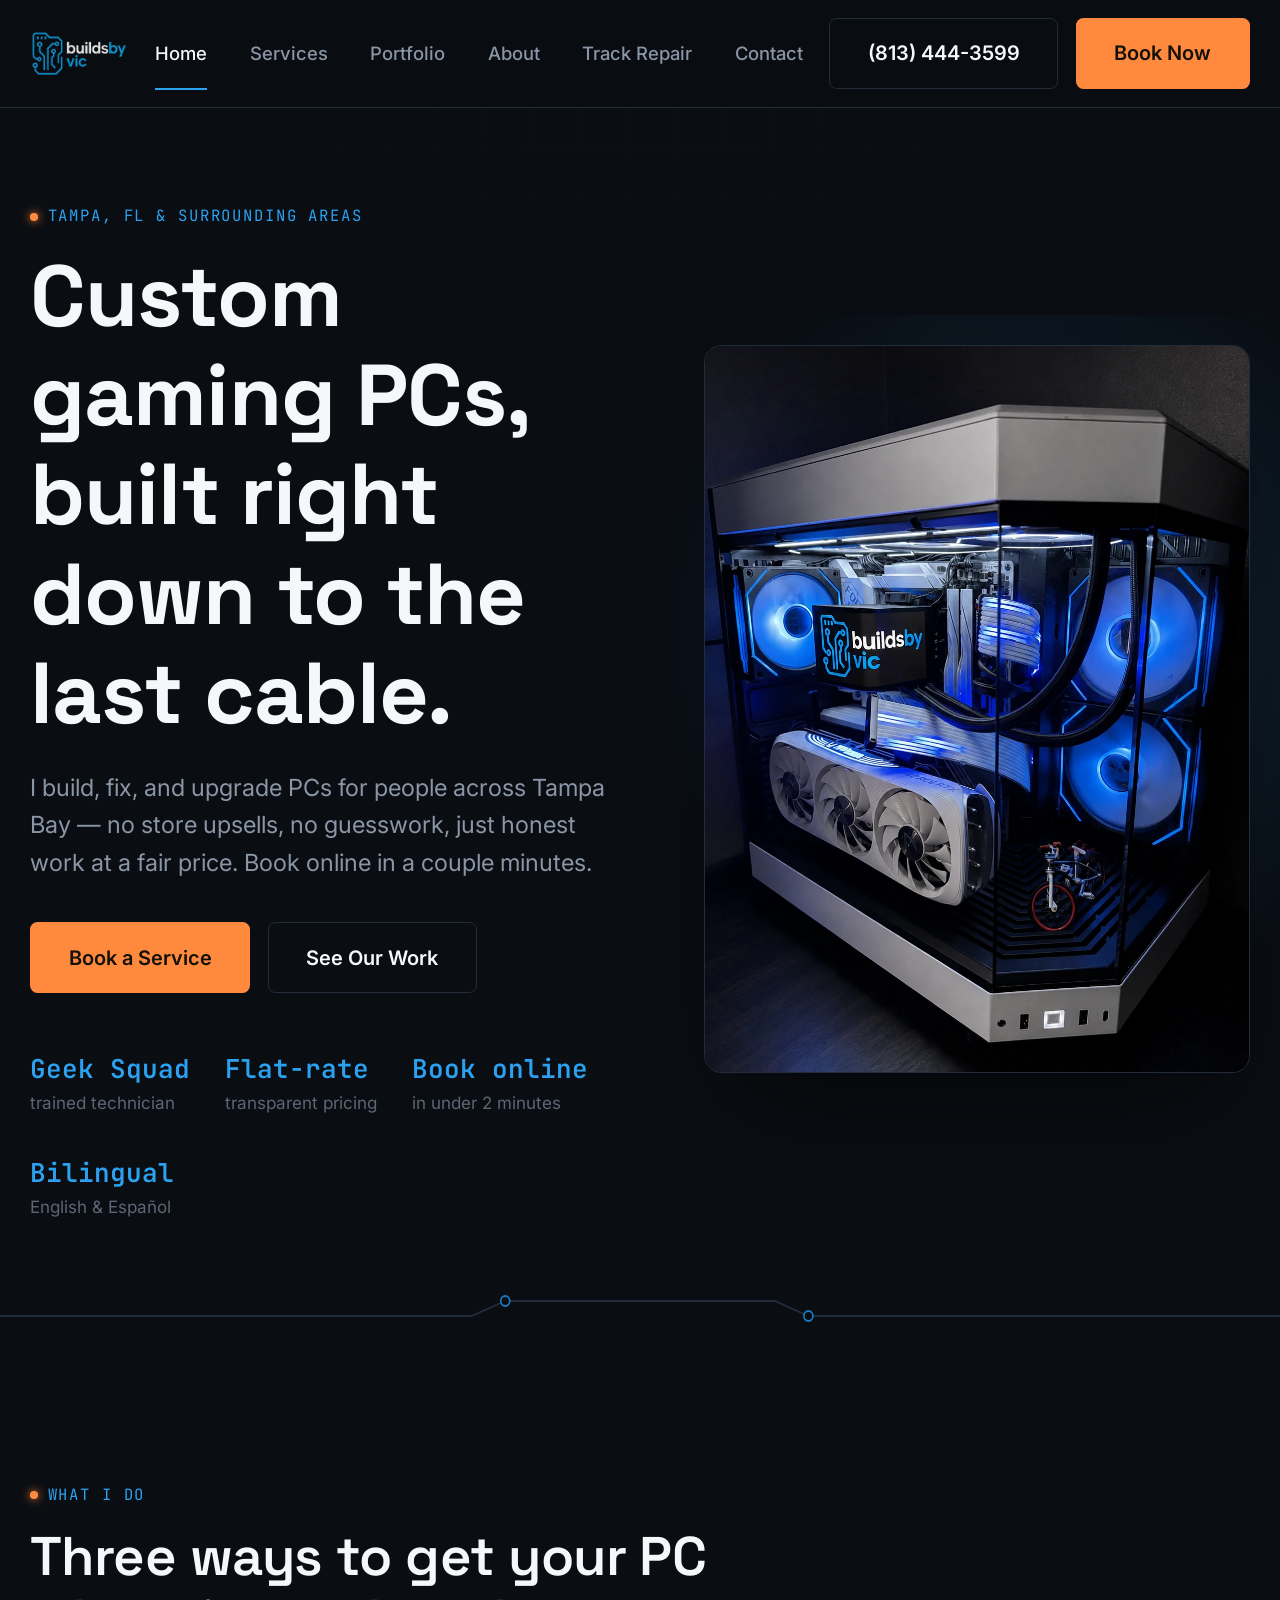
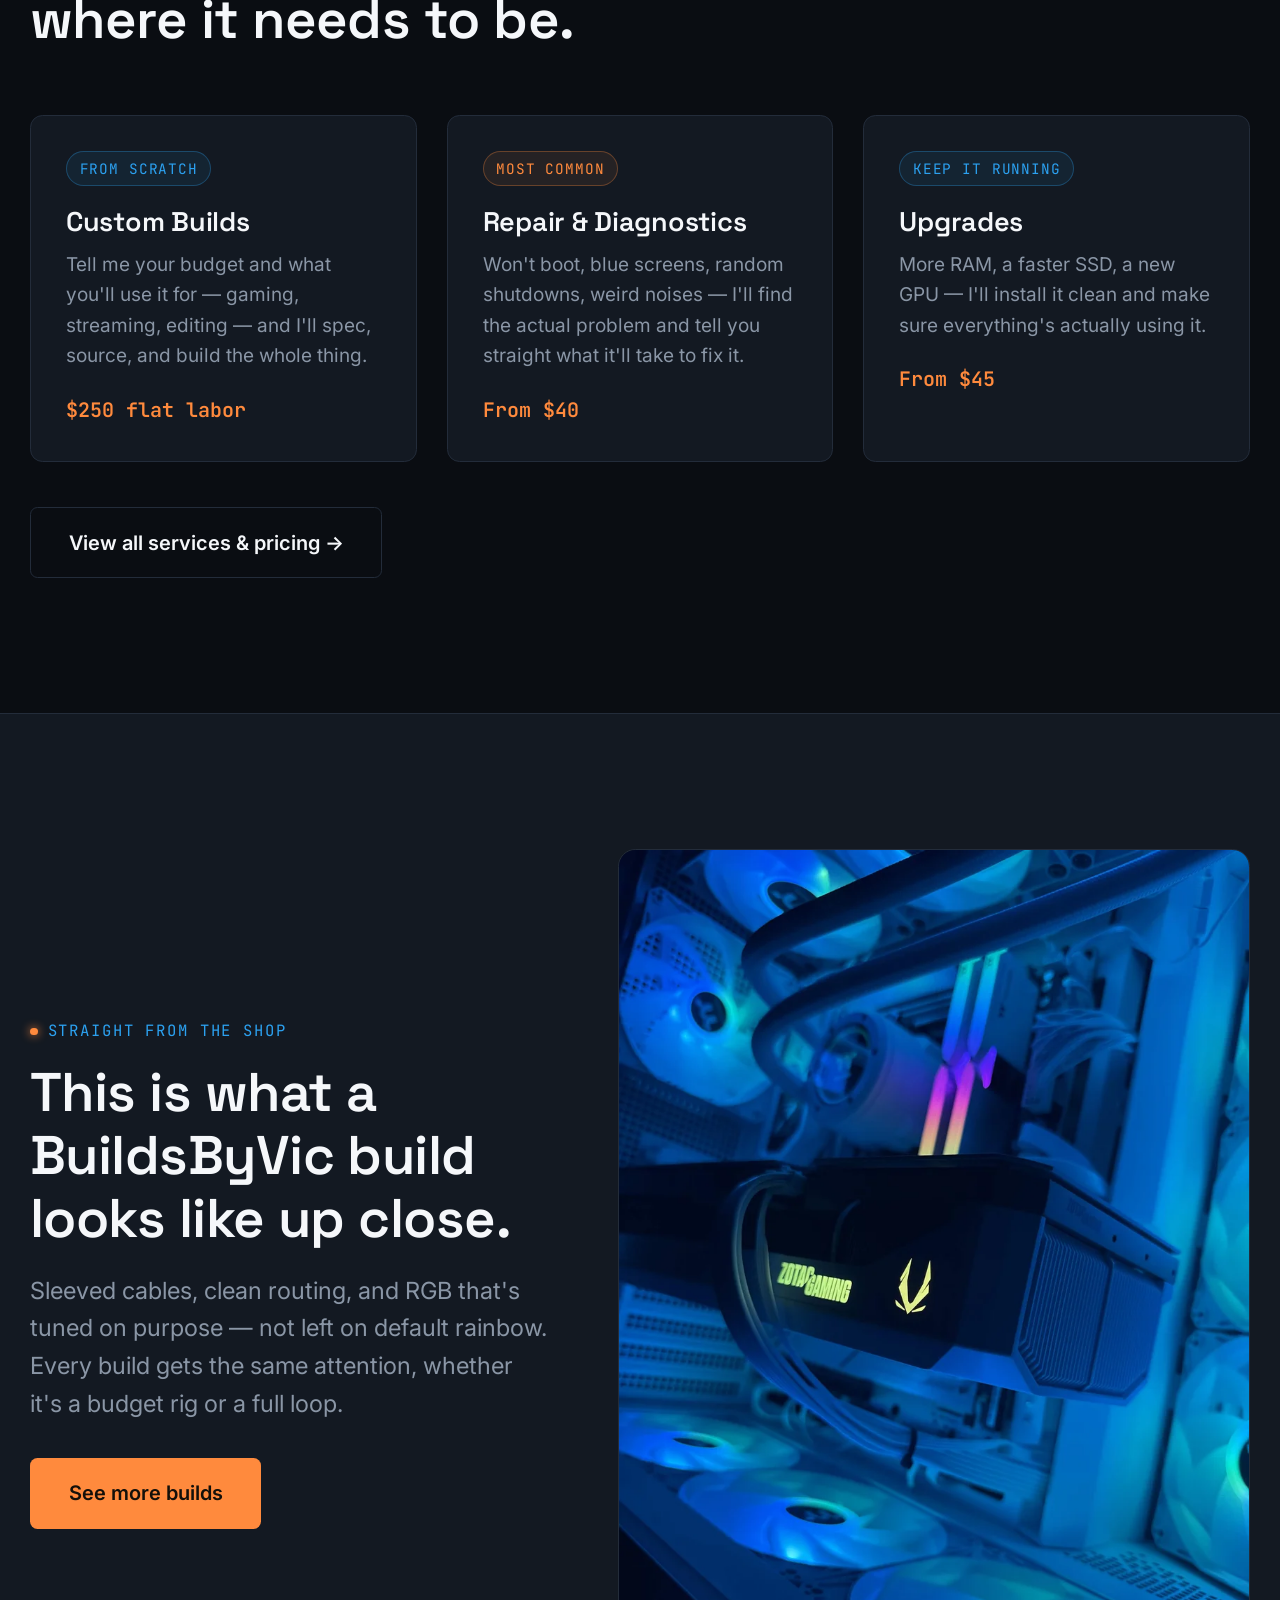
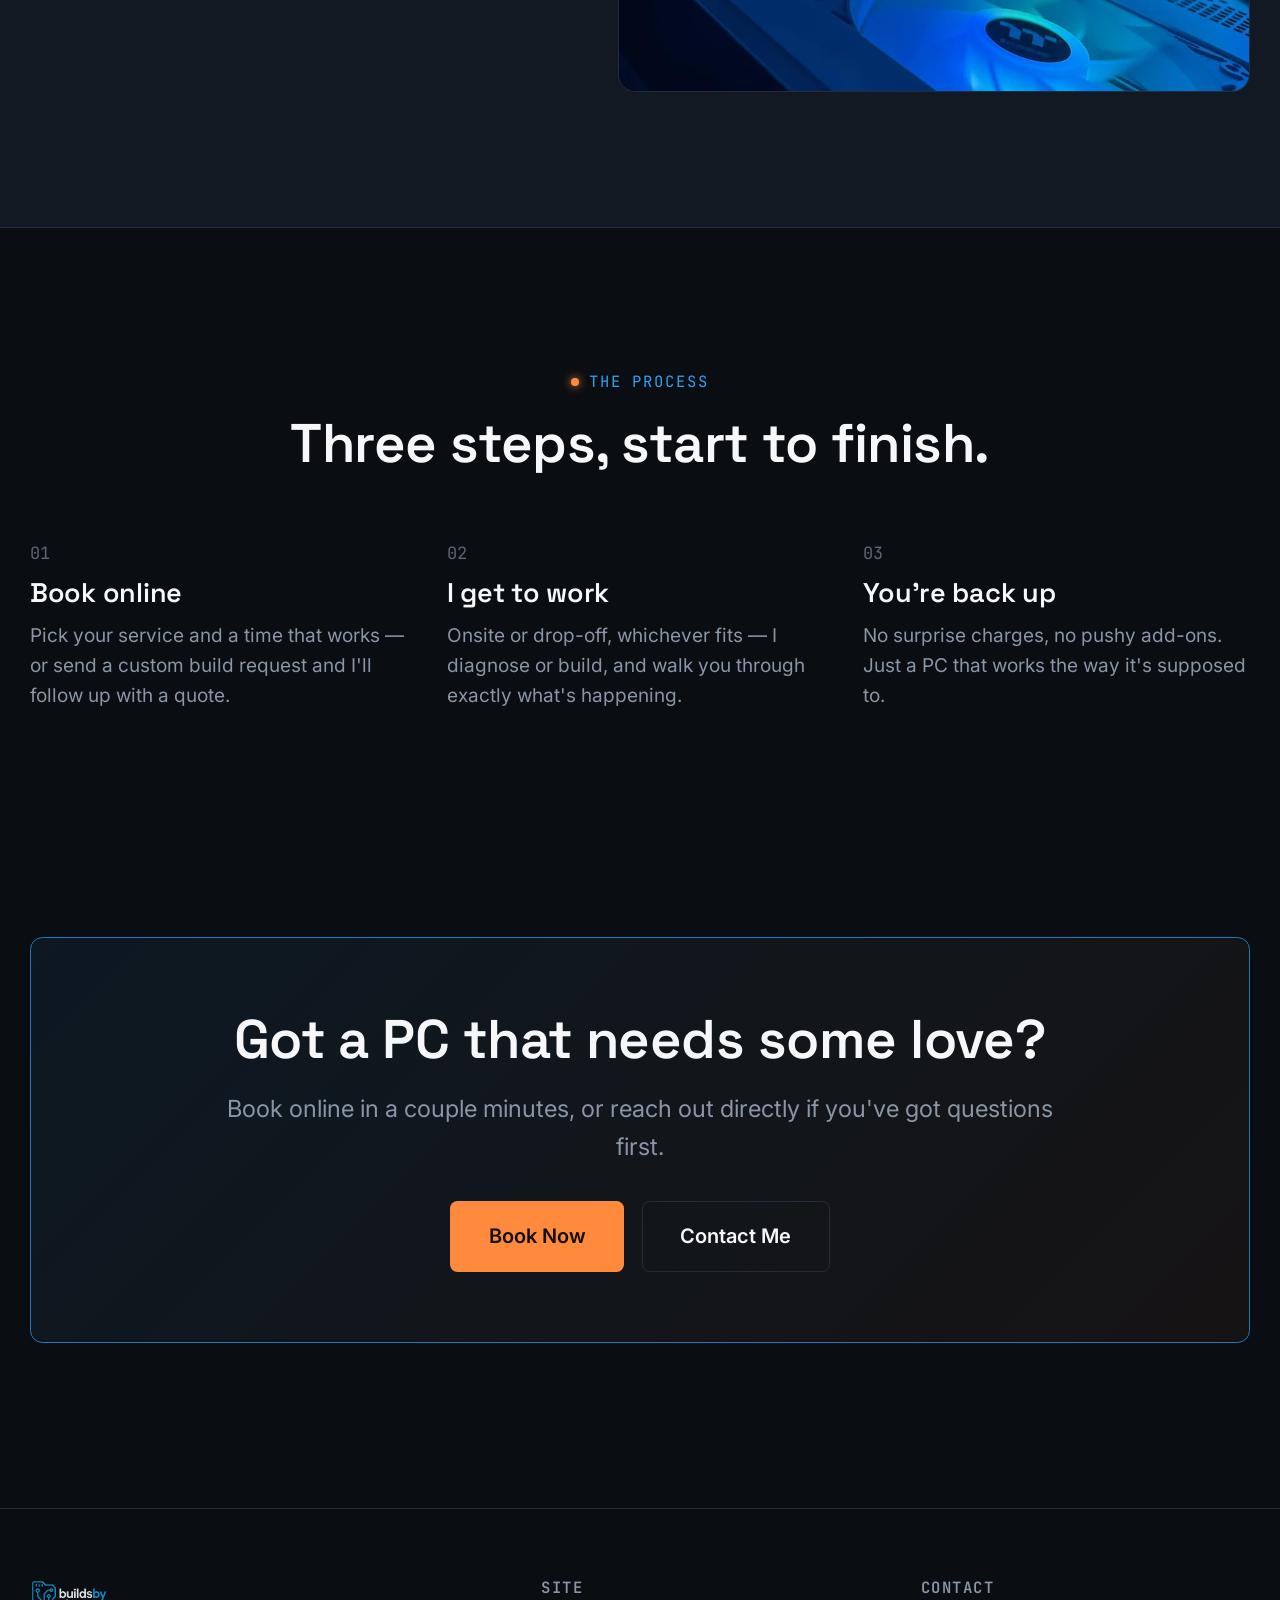
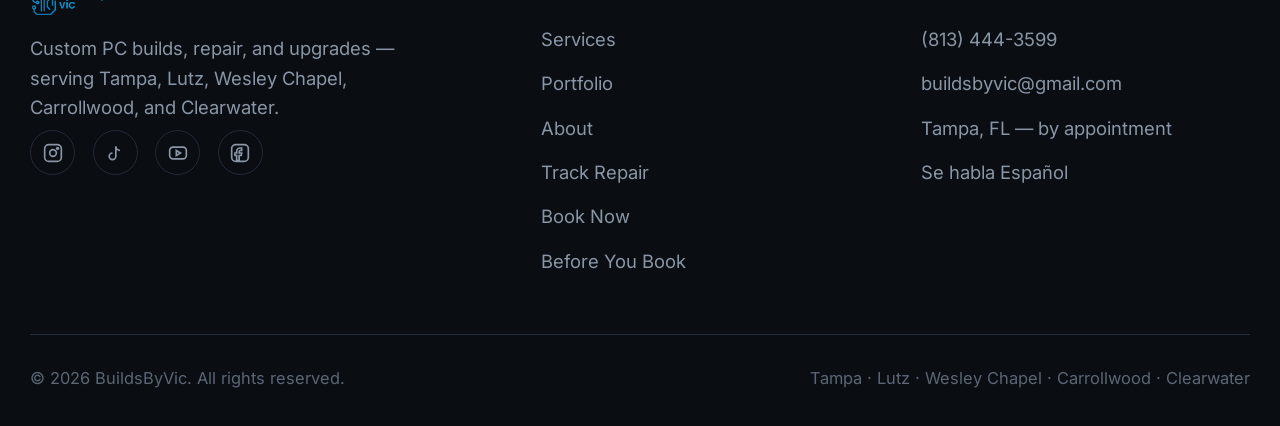
<file: index.html>
<!DOCTYPE html>
<html lang="en">
<head>
<!-- Google tag (gtag.js) -->
<script async src="https://www.googletagmanager.com/gtag/js?id=G-13G6WN4VFG"></script>
<script>
  window.dataLayer = window.dataLayer || [];
  function gtag(){dataLayer.push(arguments);}
  gtag('js', new Date());
  gtag('config', 'G-13G6WN4VFG');
</script>
<meta charset="UTF-8">
<meta name="viewport" content="width=device-width, initial-scale=1.0">
<title>BuildsByVic — Custom Gaming PCs &amp; Computer Repair in Tampa, FL</title>
<meta name="description" content="Custom PC builds, upgrades, and repair in Tampa, FL. Book an appointment online — transparent pricing, no upsells, done right the first time.">
<link rel="icon" type="image/png" href="assets/img/favicon-32.png">
<link rel="apple-touch-icon" href="assets/img/favicon-180.png">
<link rel="stylesheet" href="css/style.css">
<link rel="canonical" href="https://buildsbyvic.com/">
<meta property="og:type" content="website">
<meta property="og:url" content="https://buildsbyvic.com/">
<meta property="og:title" content="BuildsByVic — Custom Gaming PCs &amp; Computer Repair in Tampa, FL">
<meta property="og:description" content="Custom PC builds, upgrades, and repair in Tampa, FL. Book an appointment online — transparent pricing, no upsells, done right the first time.">
<meta property="og:image" content="https://buildsbyvic.com/assets/img/og/og-default.jpg">
<meta property="og:site_name" content="BuildsByVic">
<meta name="twitter:card" content="summary_large_image">
<meta name="twitter:title" content="BuildsByVic — Custom Gaming PCs &amp; Computer Repair in Tampa, FL">
<meta name="twitter:description" content="Custom PC builds, upgrades, and repair in Tampa, FL. Book an appointment online — transparent pricing, no upsells, done right the first time.">
<meta name="twitter:image" content="https://buildsbyvic.com/assets/img/og/og-default.jpg">
<script type="application/ld+json">
{
  "@context": "https://schema.org",
  "@type": "LocalBusiness",
  "name": "BuildsByVic",
  "image": "https://buildsbyvic.com/assets/img/og/og-default.jpg",
  "url": "https://buildsbyvic.com",
  "telephone": "+18134443599",
  "email": "buildsbyvic@gmail.com",
  "priceRange": "$40-$250",
  "description": "Custom PC builds, computer repair, and upgrades serving Tampa, Lutz, Wesley Chapel, Carrollwood, and Clearwater, Florida.",
  "areaServed": [
    {"@type": "City", "name": "Tampa"},
    {"@type": "City", "name": "Lutz"},
    {"@type": "City", "name": "Wesley Chapel"},
    {"@type": "City", "name": "Carrollwood"},
    {"@type": "City", "name": "Clearwater"}
  ],
  "address": {
    "@type": "PostalAddress",
    "addressLocality": "Tampa",
    "addressRegion": "FL",
    "addressCountry": "US"
  },
  "sameAs": [
    "https://instagram.com/buildsbyvic",
    "https://tiktok.com/@buildsbyvic"
  ]
}
</script>
</head>
<body>
<div class="zoom-wrap">

<nav class="nav">
  <div class="nav-inner">
    <a href="index.html" class="nav-logo"><img src="assets/img/logo.webp" alt="BuildsByVic"></a>
    <div class="nav-links">
      <a href="index.html" class="active">Home</a>
      <a href="services.html">Services</a>
      <a href="portfolio.html">Portfolio</a>
      <a href="about.html">About</a>
      <a href="track.html">Track Repair</a>
      <a href="contact.html">Contact</a>
    </div>
    <div class="nav-cta">
      <a href="tel:8134443599" class="btn btn-secondary">(813) 444-3599</a>
      <a href="book.html" class="btn btn-primary">Book Now</a>
    </div>
    <button class="nav-toggle" aria-label="Toggle menu">☰</button>
  </div>
  <div class="mobile-menu">
    <a href="index.html" class="active">Home</a>
    <a href="services.html">Services</a>
    <a href="portfolio.html">Portfolio</a>
    <a href="about.html">About</a>
    <a href="track.html">Track Repair</a>
    <a href="contact.html">Contact</a>
  </div>
</nav>

<div class="pcb-decor-wrap">
  <div class="pcb-decor-strip pcb-decor-strip-left"></div>
  <div class="pcb-decor-strip pcb-decor-strip-right"></div>


<!-- HERO -->
<section class="section" style="padding-top:72px; padding-bottom:56px;">
  <div class="container split-2col" style="--col-a:1.05fr; --col-b:0.95fr; gap:56px;">
    <div class="reveal in">
      <div class="eyebrow">Tampa, FL &amp; surrounding areas</div>
      <h1>Custom gaming PCs, built right down to the last cable.</h1>
      <p class="lede" style="margin-top:20px;">I build, fix, and upgrade PCs for people across Tampa Bay — no store upsells, no guesswork, just honest work at a fair price. Book online in a couple minutes.</p>
      <div style="display:flex; gap:14px; margin-top:32px; flex-wrap:wrap;">
        <a href="book.html" class="btn btn-primary">Book a Service</a>
        <a href="portfolio.html" class="btn btn-secondary">See Our Work</a>
      </div>
      <div style="display:flex; gap:28px; margin-top:44px; flex-wrap:wrap;">
        <div>
          <div class="mono" style="color:var(--blue); font-size:1.3rem; font-weight:600;">Geek Squad</div>
          <div style="color:var(--slate-dim); font-size:0.85rem;">trained technician</div>
        </div>
        <div>
          <div class="mono" style="color:var(--blue); font-size:1.3rem; font-weight:600;">Flat-rate</div>
          <div style="color:var(--slate-dim); font-size:0.85rem;">transparent pricing</div>
        </div>
        <div>
          <div class="mono" style="color:var(--blue); font-size:1.3rem; font-weight:600;">Book online</div>
          <div style="color:var(--slate-dim); font-size:0.85rem;">in under 2 minutes</div>
        </div>
        <div>
          <div class="mono" style="color:var(--blue); font-size:1.3rem; font-weight:600;">Bilingual</div>
          <div style="color:var(--slate-dim); font-size:0.85rem;">English &amp; Español</div>
        </div>
      </div>
    </div>
    <div class="reveal in" style="position:relative;">
      <div style="position:absolute; inset:-24px; background:radial-gradient(circle at 60% 40%, rgba(44,161,240,0.18), transparent 70%); z-index:0;"></div>
      <img src="assets/img/hero-build.webp" alt="Custom BuildsByVic gaming PC with blue RGB lighting" style="position:relative; z-index:1; border-radius:14px; border:1px solid var(--border); box-shadow:0 40px 80px -30px rgba(0,0,0,0.6);">
    </div>
  </div>
</section>

<svg class="trace-divider" viewBox="0 0 1140 40" preserveAspectRatio="none">
  <path d="M0,20 L420,20 L450,8 L690,8 L720,20 L1140,20"></path>
  <circle cx="450" cy="8" r="4"></circle>
  <circle cx="720" cy="20" r="4"></circle>
</svg>

<!-- SERVICES PREVIEW -->
<section class="section">
  <div class="container">
    <div class="section-head reveal">
      <div class="eyebrow">What I do</div>
      <h2>Three ways to get your PC where it needs to be.</h2>
    </div>
    <div class="grid-3">
      <a href="book.html#custom-build" class="card reveal">
        <div class="tag badge-blue" style="margin-bottom:16px;">From scratch</div>
        <h3>Custom Builds</h3>
        <p style="color:var(--slate); margin-top:10px; font-size:0.95rem;">Tell me your budget and what you'll use it for — gaming, streaming, editing — and I'll spec, source, and build the whole thing.</p>
        <div class="mono" style="color:var(--amber); margin-top:18px; font-weight:600;">$250 flat labor</div>
      </a>
      <a href="book.html" class="card reveal">
        <div class="tag badge-amber" style="margin-bottom:16px;">Most common</div>
        <h3>Repair &amp; Diagnostics</h3>
        <p style="color:var(--slate); margin-top:10px; font-size:0.95rem;">Won't boot, blue screens, random shutdowns, weird noises — I'll find the actual problem and tell you straight what it'll take to fix it.</p>
        <div class="mono" style="color:var(--amber); margin-top:18px; font-weight:600;">From $40</div>
      </a>
      <a href="book.html" class="card reveal">
        <div class="tag badge-blue" style="margin-bottom:16px;">Keep it running</div>
        <h3>Upgrades</h3>
        <p style="color:var(--slate); margin-top:10px; font-size:0.95rem;">More RAM, a faster SSD, a new GPU — I'll install it clean and make sure everything's actually using it.</p>
        <div class="mono" style="color:var(--amber); margin-top:18px; font-weight:600;">From $45</div>
      </a>
    </div>
    <div style="margin-top:36px;">
      <a href="services.html" class="btn btn-secondary">View all services &amp; pricing →</a>
    </div>
  </div>
</section>

<!-- FEATURED BUILD -->
<section class="section" style="background:var(--surface); border-top:1px solid var(--border); border-bottom:1px solid var(--border);">
  <div class="container split-2col" style="--col-a:0.9fr; --col-b:1.1fr; gap:56px;">
    <div class="reveal" style="order:2;">
      <img src="assets/img/alain-detail.webp" alt="Close-up detail of a client PC build, GPU and RGB fans" style="border-radius:14px; border:1px solid var(--border);">
    </div>
    <div class="reveal" style="order:1;">
      <div class="eyebrow">Straight from the shop</div>
      <h2>This is what a BuildsByVic build looks like up close.</h2>
      <p class="lede" style="margin-top:18px;">Sleeved cables, clean routing, and RGB that's tuned on purpose — not left on default rainbow. Every build gets the same attention, whether it's a budget rig or a full loop.</p>
      <a href="portfolio.html" class="btn btn-primary" style="margin-top:28px;">See more builds</a>
    </div>
  </div>
</section>

<!-- HOW IT WORKS -->
<section class="section">
  <div class="container">
    <div class="section-head center reveal" style="margin-left:auto; margin-right:auto;">
      <div class="eyebrow" style="justify-content:center;">The process</div>
      <h2>Three steps, start to finish.</h2>
    </div>
    <div class="grid-3">
      <div class="reveal">
        <div class="mono" style="color:var(--slate-dim); font-size:0.85rem; margin-bottom:8px;">01</div>
        <h3>Book online</h3>
        <p style="color:var(--slate); margin-top:10px; font-size:0.95rem;">Pick your service and a time that works — or send a custom build request and I'll follow up with a quote.</p>
      </div>
      <div class="reveal">
        <div class="mono" style="color:var(--slate-dim); font-size:0.85rem; margin-bottom:8px;">02</div>
        <h3>I get to work</h3>
        <p style="color:var(--slate); margin-top:10px; font-size:0.95rem;">Onsite or drop-off, whichever fits — I diagnose or build, and walk you through exactly what's happening.</p>
      </div>
      <div class="reveal">
        <div class="mono" style="color:var(--slate-dim); font-size:0.85rem; margin-bottom:8px;">03</div>
        <h3>You're back up</h3>
        <p style="color:var(--slate); margin-top:10px; font-size:0.95rem;">No surprise charges, no pushy add-ons. Just a PC that works the way it's supposed to.</p>
      </div>
    </div>
  </div>
</section>

<!-- CTA BANNER -->
<section class="section-tight">
  <div class="container">
    <div class="card reveal" style="padding:56px; text-align:center; background:linear-gradient(135deg, rgba(44,161,240,0.08), rgba(255,138,61,0.05)); border-color:var(--blue-dim);">
      <h2>Got a PC that needs some love?</h2>
      <p class="lede" style="margin:16px auto 0; text-align:center;">Book online in a couple minutes, or reach out directly if you've got questions first.</p>
      <div style="display:flex; gap:14px; justify-content:center; margin-top:28px; flex-wrap:wrap;">
        <a href="book.html" class="btn btn-primary">Book Now</a>
        <a href="contact.html" class="btn btn-secondary">Contact Me</a>
      </div>
    </div>
  </div>
</section>

</div>

<footer class="footer">
  <div class="container">
    <div class="footer-grid">
      <div>
        <a href="index.html" class="footer-logo"><img src="assets/img/logo.webp" alt="BuildsByVic"></a>
        <p class="footer-desc">Custom PC builds, repair, and upgrades — serving Tampa, Lutz, Wesley Chapel, Carrollwood, and Clearwater.</p>
        <div class="footer-social">
          <a href="https://instagram.com/buildsbyvic" aria-label="Instagram" target="_blank" rel="noopener"><svg viewBox="0 0 24 24" fill="none" stroke-width="2"><rect x="2" y="2" width="20" height="20" rx="5"/><circle cx="12" cy="12" r="4"/><circle cx="17.5" cy="6.5" r="1"/></svg></a>
          <a href="https://tiktok.com/@buildsbyvic" aria-label="TikTok" target="_blank" rel="noopener"><svg viewBox="0 0 24 24" fill="none" stroke-width="2"><path d="M9 12a4 4 0 1 0 4 4V4a5 5 0 0 0 5 5"/></svg></a>
          <a href="https://www.youtube.com/@BuildsByVic" aria-label="YouTube" target="_blank" rel="noopener"><svg viewBox="0 0 24 24" fill="none" stroke-width="2"><rect x="2" y="5" width="20" height="14" rx="4"/><path d="M10 9l5 3-5 3z"/></svg></a>
          <a href="https://facebook.com/buildsbyvic" aria-label="Facebook" target="_blank" rel="noopener"><svg viewBox="0 0 24 24" fill="none" stroke-width="2"><rect x="2" y="2" width="20" height="20" rx="5"/><path d="M14 9h-1.5A1.5 1.5 0 0 0 11 10.5V12h3l-.5 3H11v6H8v-6H6v-3h2v-2a4 4 0 0 1 4-4h2z"/></svg></a>
        </div>
      </div>
      <div class="footer-col">
        <h4>Site</h4>
        <a href="services.html">Services</a>
        <a href="portfolio.html">Portfolio</a>
        <a href="about.html">About</a>
        <a href="track.html">Track Repair</a>
        <a href="book.html">Book Now</a>
        <a href="before-you-book.html">Before You Book</a>
      </div>
      <div class="footer-col">
        <h4>Contact</h4>
        <a href="tel:8134443599">(813) 444-3599</a>
        <a href="mailto:buildsbyvic@gmail.com">buildsbyvic@gmail.com</a>
        <p>Tampa, FL — by appointment</p>
        <p>Se habla Español</p>
      </div>
    </div>
    <div class="footer-bottom">
      <span>© <span id="year"></span> BuildsByVic. All rights reserved.</span>
      <span>Tampa · Lutz · Wesley Chapel · Carrollwood · Clearwater</span>
    </div>
  </div>
</footer>

<script>document.getElementById('year').textContent = new Date().getFullYear();</script>
<script src="js/main.js"></script>
</div>
</body>
</html>
</file>
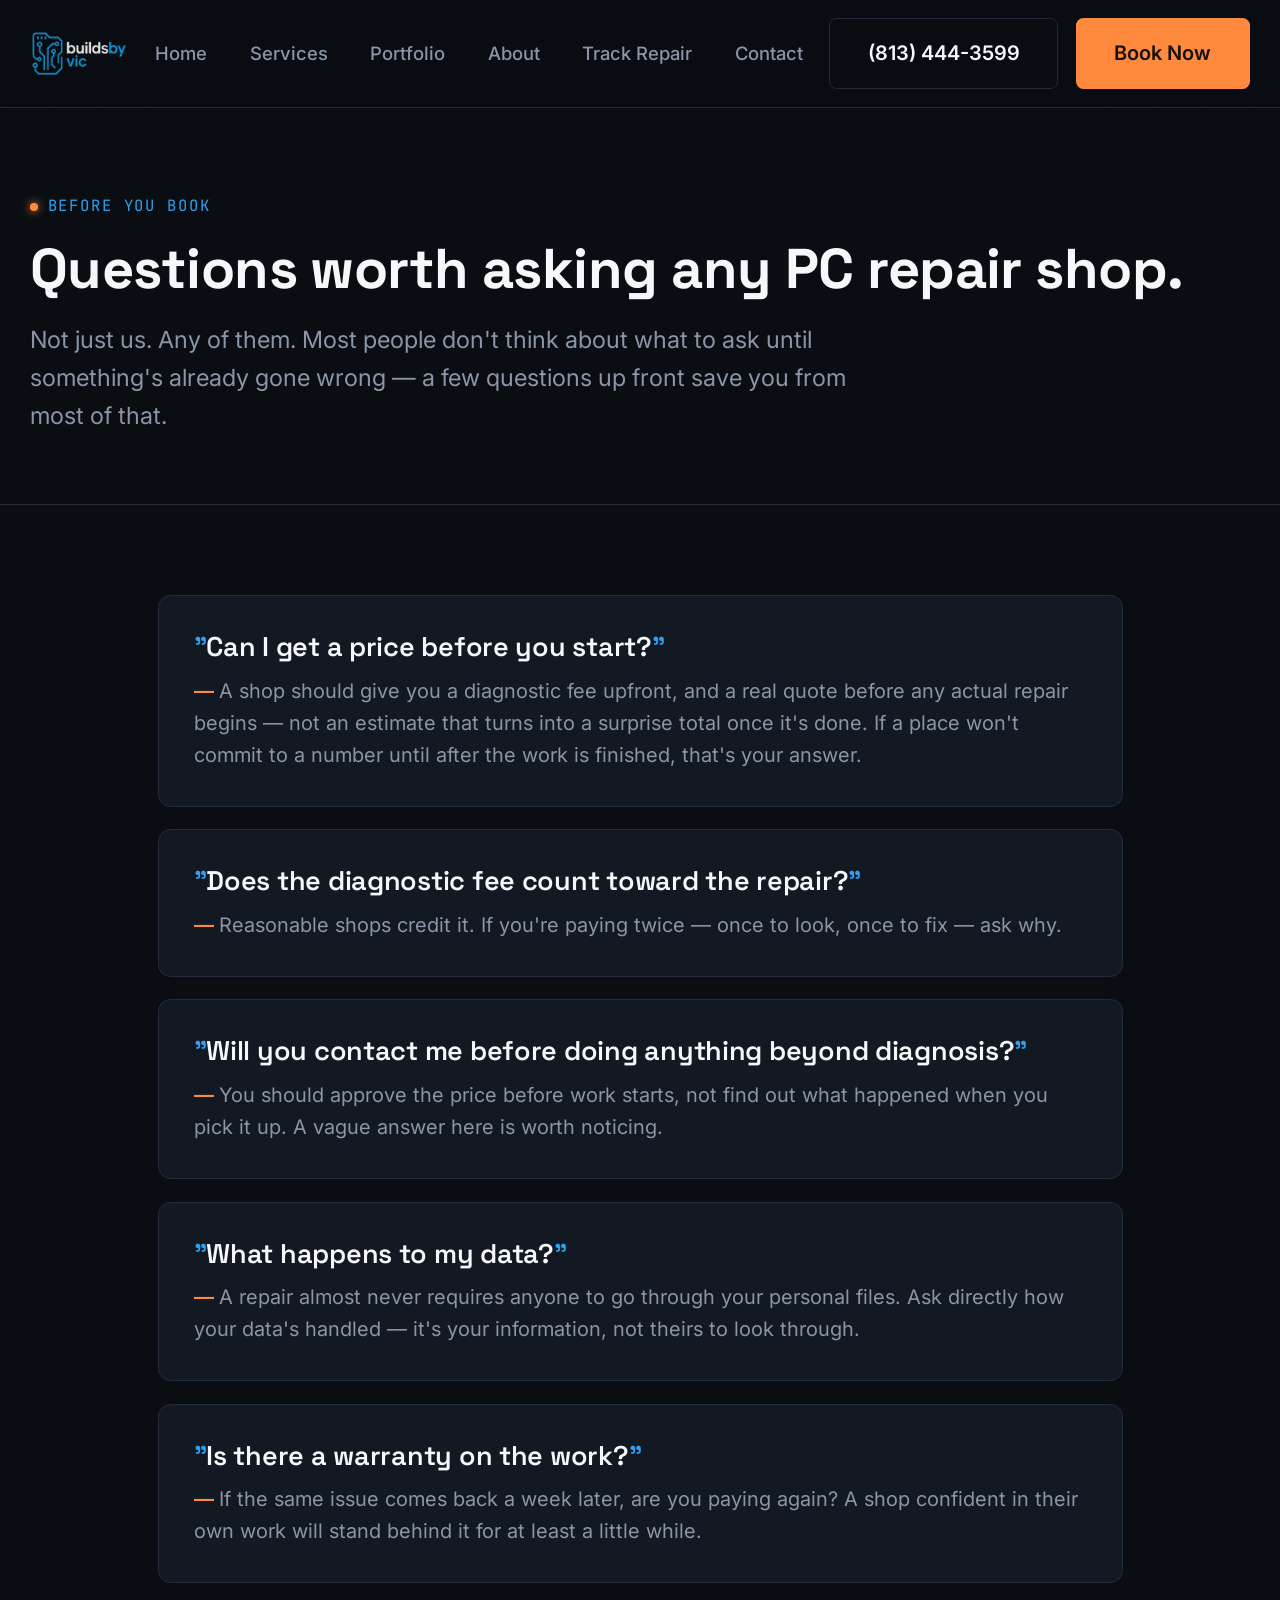
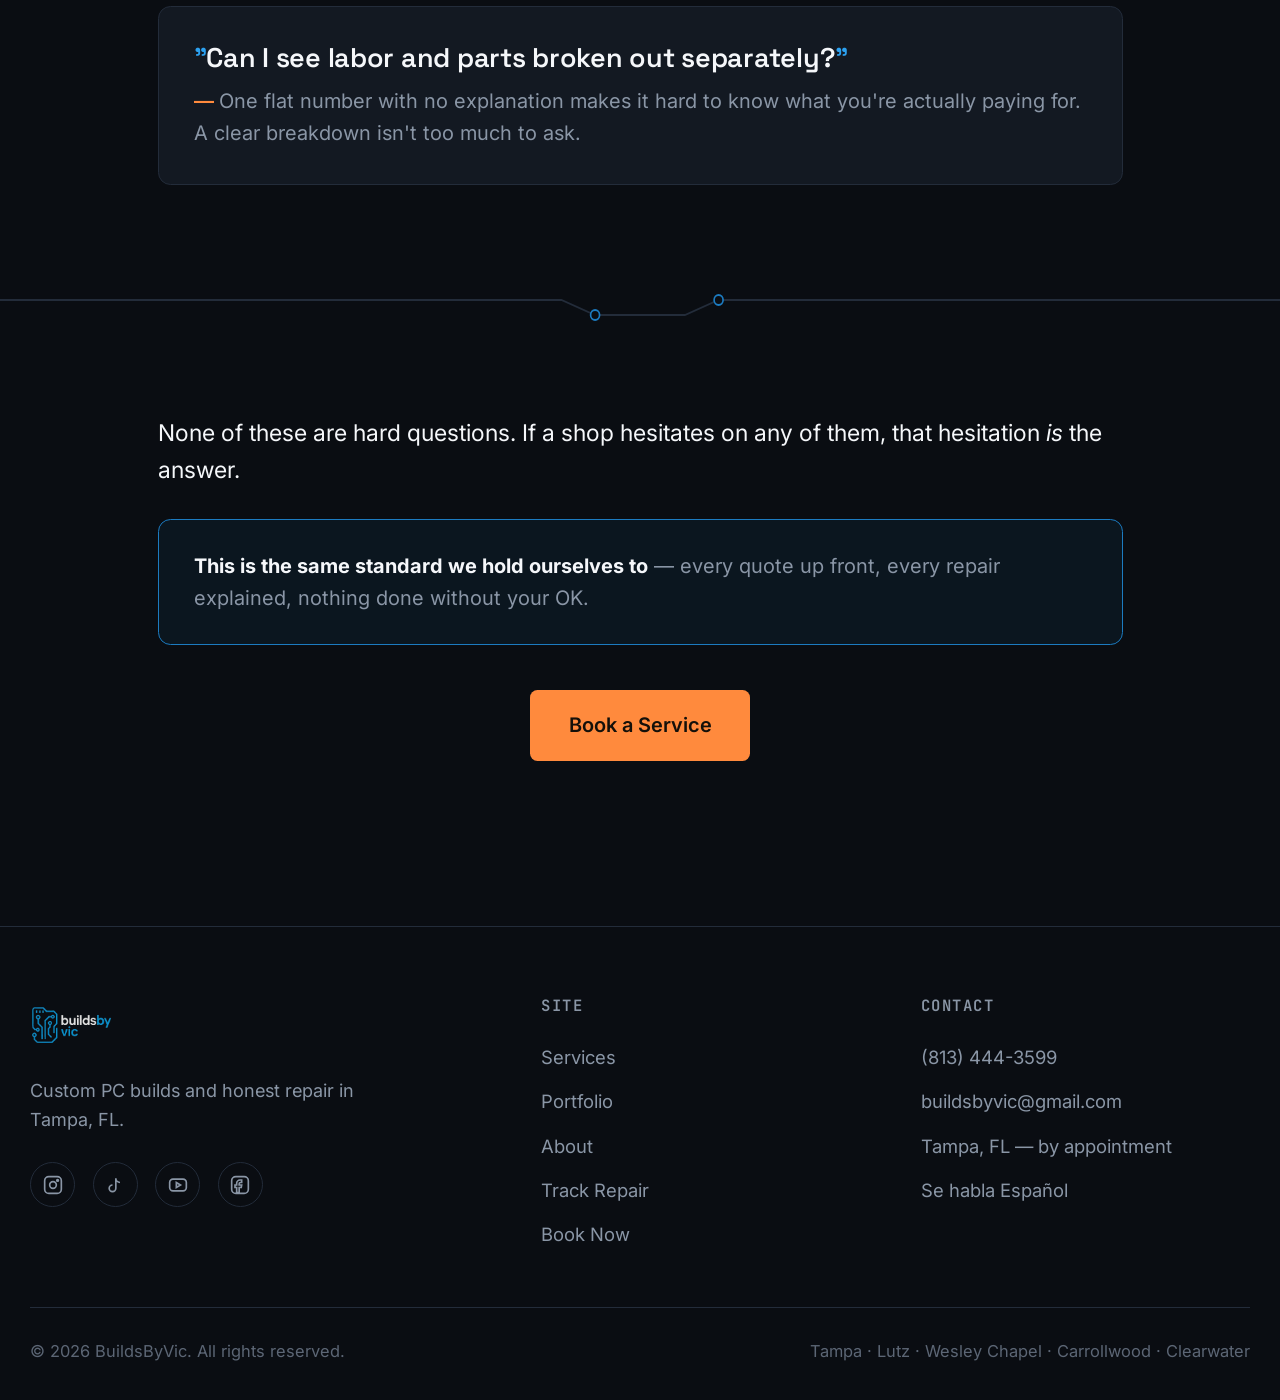
<file: before-you-book.html>
<!DOCTYPE html>
<html lang="en">
<head>
<!-- Google tag (gtag.js) -->
<script async src="https://www.googletagmanager.com/gtag/js?id=G-13G6WN4VFG"></script>
<script>
  window.dataLayer = window.dataLayer || [];
  function gtag(){dataLayer.push(arguments);}
  gtag('js', new Date());
  gtag('config', 'G-13G6WN4VFG');
</script>
<meta charset="UTF-8">
<meta name="viewport" content="width=device-width, initial-scale=1.0">
<title>Before You Book — BuildsByVic</title>
<meta name="description" content="Questions worth asking any PC repair shop before you hire them — not just us, any of them.">
<link rel="icon" type="image/png" href="assets/img/favicon-32.png">
<link rel="apple-touch-icon" href="assets/img/favicon-180.png">
<link rel="stylesheet" href="css/style.css">
<link rel="canonical" href="https://buildsbyvic.com/before-you-book.html">
<meta property="og:type" content="website">
<meta property="og:url" content="https://buildsbyvic.com/before-you-book.html">
<meta property="og:title" content="Before You Book — BuildsByVic">
<meta property="og:description" content="Questions worth asking any PC repair shop before you hire them — not just us, any of them.">
<meta property="og:image" content="https://buildsbyvic.com/assets/img/og/og-default.jpg">
<meta property="og:site_name" content="BuildsByVic">
<meta name="twitter:card" content="summary_large_image">
<meta name="twitter:title" content="Before You Book — BuildsByVic">
<meta name="twitter:description" content="Questions worth asking any PC repair shop before you hire them — not just us, any of them.">
<meta name="twitter:image" content="https://buildsbyvic.com/assets/img/og/og-default.jpg">
</head>
<body>
<div class="zoom-wrap">

<nav class="nav">
  <div class="nav-inner">
    <a href="index.html" class="nav-logo"><img src="assets/img/logo.webp" alt="BuildsByVic"></a>
    <div class="nav-links">
      <a href="index.html">Home</a>
      <a href="services.html">Services</a>
      <a href="portfolio.html">Portfolio</a>
      <a href="about.html">About</a>
      <a href="track.html">Track Repair</a>
      <a href="contact.html">Contact</a>
    </div>
    <div class="nav-cta">
      <a href="tel:8134443599" class="btn btn-secondary">(813) 444-3599</a>
      <a href="book.html" class="btn btn-primary">Book Now</a>
    </div>
    <button class="nav-toggle" aria-label="Toggle menu">☰</button>
  </div>
  <div class="mobile-menu">
    <a href="index.html">Home</a>
    <a href="services.html">Services</a>
    <a href="portfolio.html">Portfolio</a>
    <a href="about.html">About</a>
    <a href="track.html">Track Repair</a>
    <a href="contact.html">Contact</a>
  </div>
</nav>

<div class="pcb-decor-wrap">
  <div class="pcb-decor-strip pcb-decor-strip-left"></div>
  <div class="pcb-decor-strip pcb-decor-strip-right"></div>

<section class="page-hero">
  <div class="container reveal in">
    <div class="eyebrow">Before you book</div>
    <h1 style="font-size:clamp(2rem,4vw,2.8rem);">Questions worth asking any PC repair shop.</h1>
    <p class="lede" style="margin-top:16px;">Not just us. Any of them. Most people don't think about what to ask until something's already gone wrong — a few questions up front save you from most of that.</p>
  </div>
</section>

<section class="section-tight">
  <div class="container" style="max-width:820px;">

    <div class="card reveal" style="padding:28px; margin-bottom:18px;">
      <h3><span style="color:var(--blue);">"</span>Can I get a price before you start?<span style="color:var(--blue);">"</span></h3>
      <p style="color:var(--slate); margin-top:10px;"><span style="color:var(--amber); font-weight:600;">— </span>A shop should give you a diagnostic fee upfront, and a real quote before any actual repair begins — not an estimate that turns into a surprise total once it's done. If a place won't commit to a number until after the work is finished, that's your answer.</p>
    </div>

    <div class="card reveal" style="padding:28px; margin-bottom:18px;">
      <h3><span style="color:var(--blue);">"</span>Does the diagnostic fee count toward the repair?<span style="color:var(--blue);">"</span></h3>
      <p style="color:var(--slate); margin-top:10px;"><span style="color:var(--amber); font-weight:600;">— </span>Reasonable shops credit it. If you're paying twice — once to look, once to fix — ask why.</p>
    </div>

    <div class="card reveal" style="padding:28px; margin-bottom:18px;">
      <h3><span style="color:var(--blue);">"</span>Will you contact me before doing anything beyond diagnosis?<span style="color:var(--blue);">"</span></h3>
      <p style="color:var(--slate); margin-top:10px;"><span style="color:var(--amber); font-weight:600;">— </span>You should approve the price before work starts, not find out what happened when you pick it up. A vague answer here is worth noticing.</p>
    </div>

    <div class="card reveal" style="padding:28px; margin-bottom:18px;">
      <h3><span style="color:var(--blue);">"</span>What happens to my data?<span style="color:var(--blue);">"</span></h3>
      <p style="color:var(--slate); margin-top:10px;"><span style="color:var(--amber); font-weight:600;">— </span>A repair almost never requires anyone to go through your personal files. Ask directly how your data's handled — it's your information, not theirs to look through.</p>
    </div>

    <div class="card reveal" style="padding:28px; margin-bottom:18px;">
      <h3><span style="color:var(--blue);">"</span>Is there a warranty on the work?<span style="color:var(--blue);">"</span></h3>
      <p style="color:var(--slate); margin-top:10px;"><span style="color:var(--amber); font-weight:600;">— </span>If the same issue comes back a week later, are you paying again? A shop confident in their own work will stand behind it for at least a little while.</p>
    </div>

    <div class="card reveal" style="padding:28px;">
      <h3><span style="color:var(--blue);">"</span>Can I see labor and parts broken out separately?<span style="color:var(--blue);">"</span></h3>
      <p style="color:var(--slate); margin-top:10px;"><span style="color:var(--amber); font-weight:600;">— </span>One flat number with no explanation makes it hard to know what you're actually paying for. A clear breakdown isn't too much to ask.</p>
    </div>

  </div>
</section>

<svg class="trace-divider" viewBox="0 0 1140 40" preserveAspectRatio="none">
  <path d="M0,20 L500,20 L530,32 L610,32 L640,20 L1140,20"></path>
  <circle cx="530" cy="32" r="4"></circle>
  <circle cx="640" cy="20" r="4"></circle>
</svg>

<section class="section-tight">
  <div class="container" style="max-width:820px;">
    <p style="font-size:1.15rem; color:var(--white); margin-bottom:24px;">None of these are hard questions. If a shop hesitates on any of them, that hesitation <em>is</em> the answer.</p>
    <div class="card" style="padding:24px 28px; border-color:var(--blue-dim); background:rgba(44,161,240,0.06);">
      <p style="color:var(--slate);"><strong style="color:var(--white);">This is the same standard we hold ourselves to</strong> — every quote up front, every repair explained, nothing done without your OK.</p>
    </div>
    <div style="margin-top:36px; text-align:center;">
      <a href="book.html" class="btn btn-primary">Book a Service</a>
    </div>
  </div>
</section>

</div>

<footer class="footer">
  <div class="container">
    <div class="footer-grid">
      <div class="footer-col">
        <a href="index.html" class="nav-logo"><img src="assets/img/logo.webp" alt="BuildsByVic" style="height:32px;"></a>
        <p style="margin-top:14px; color:var(--slate); font-size:0.9rem; max-width:32ch;">Custom PC builds and honest repair in Tampa, FL.</p>
        <div class="footer-social" style="margin-top:16px;">
          <a href="https://instagram.com/buildsbyvic" aria-label="Instagram" target="_blank" rel="noopener"><svg viewBox="0 0 24 24" fill="none" stroke-width="2"><rect x="2" y="2" width="20" height="20" rx="5"/><circle cx="12" cy="12" r="4"/><circle cx="17.5" cy="6.5" r="1"/></svg></a>
          <a href="https://tiktok.com/@buildsbyvic" aria-label="TikTok" target="_blank" rel="noopener"><svg viewBox="0 0 24 24" fill="none" stroke-width="2"><path d="M9 12a4 4 0 1 0 4 4V4a5 5 0 0 0 5 5"/></svg></a>
          <a href="https://www.youtube.com/@BuildsByVic" aria-label="YouTube" target="_blank" rel="noopener"><svg viewBox="0 0 24 24" fill="none" stroke-width="2"><rect x="2" y="5" width="20" height="14" rx="4"/><path d="M10 9l5 3-5 3z"/></svg></a>
          <a href="https://facebook.com/buildsbyvic" aria-label="Facebook" target="_blank" rel="noopener"><svg viewBox="0 0 24 24" fill="none" stroke-width="2"><rect x="2" y="2" width="20" height="20" rx="5"/><path d="M14 9h-1.5A1.5 1.5 0 0 0 11 10.5V12h3l-.5 3H11v6H8v-6H6v-3h2v-2a4 4 0 0 1 4-4h2z"/></svg></a>
        </div>
      </div>
      <div class="footer-col">
        <h4>Site</h4>
        <a href="services.html">Services</a>
        <a href="portfolio.html">Portfolio</a>
        <a href="about.html">About</a>
        <a href="track.html">Track Repair</a>
        <a href="book.html">Book Now</a>
      </div>
      <div class="footer-col">
        <h4>Contact</h4>
        <a href="tel:8134443599">(813) 444-3599</a>
        <a href="mailto:buildsbyvic@gmail.com">buildsbyvic@gmail.com</a>
        <p>Tampa, FL — by appointment</p>
        <p>Se habla Español</p>
      </div>
    </div>
    <div class="footer-bottom">
      <span>© <span id="year"></span> BuildsByVic. All rights reserved.</span>
      <span>Tampa · Lutz · Wesley Chapel · Carrollwood · Clearwater</span>
    </div>
  </div>
</footer>

<script>document.getElementById('year').textContent = new Date().getFullYear();</script>
<script src="js/main.js"></script>
</body>
</html>
</file>
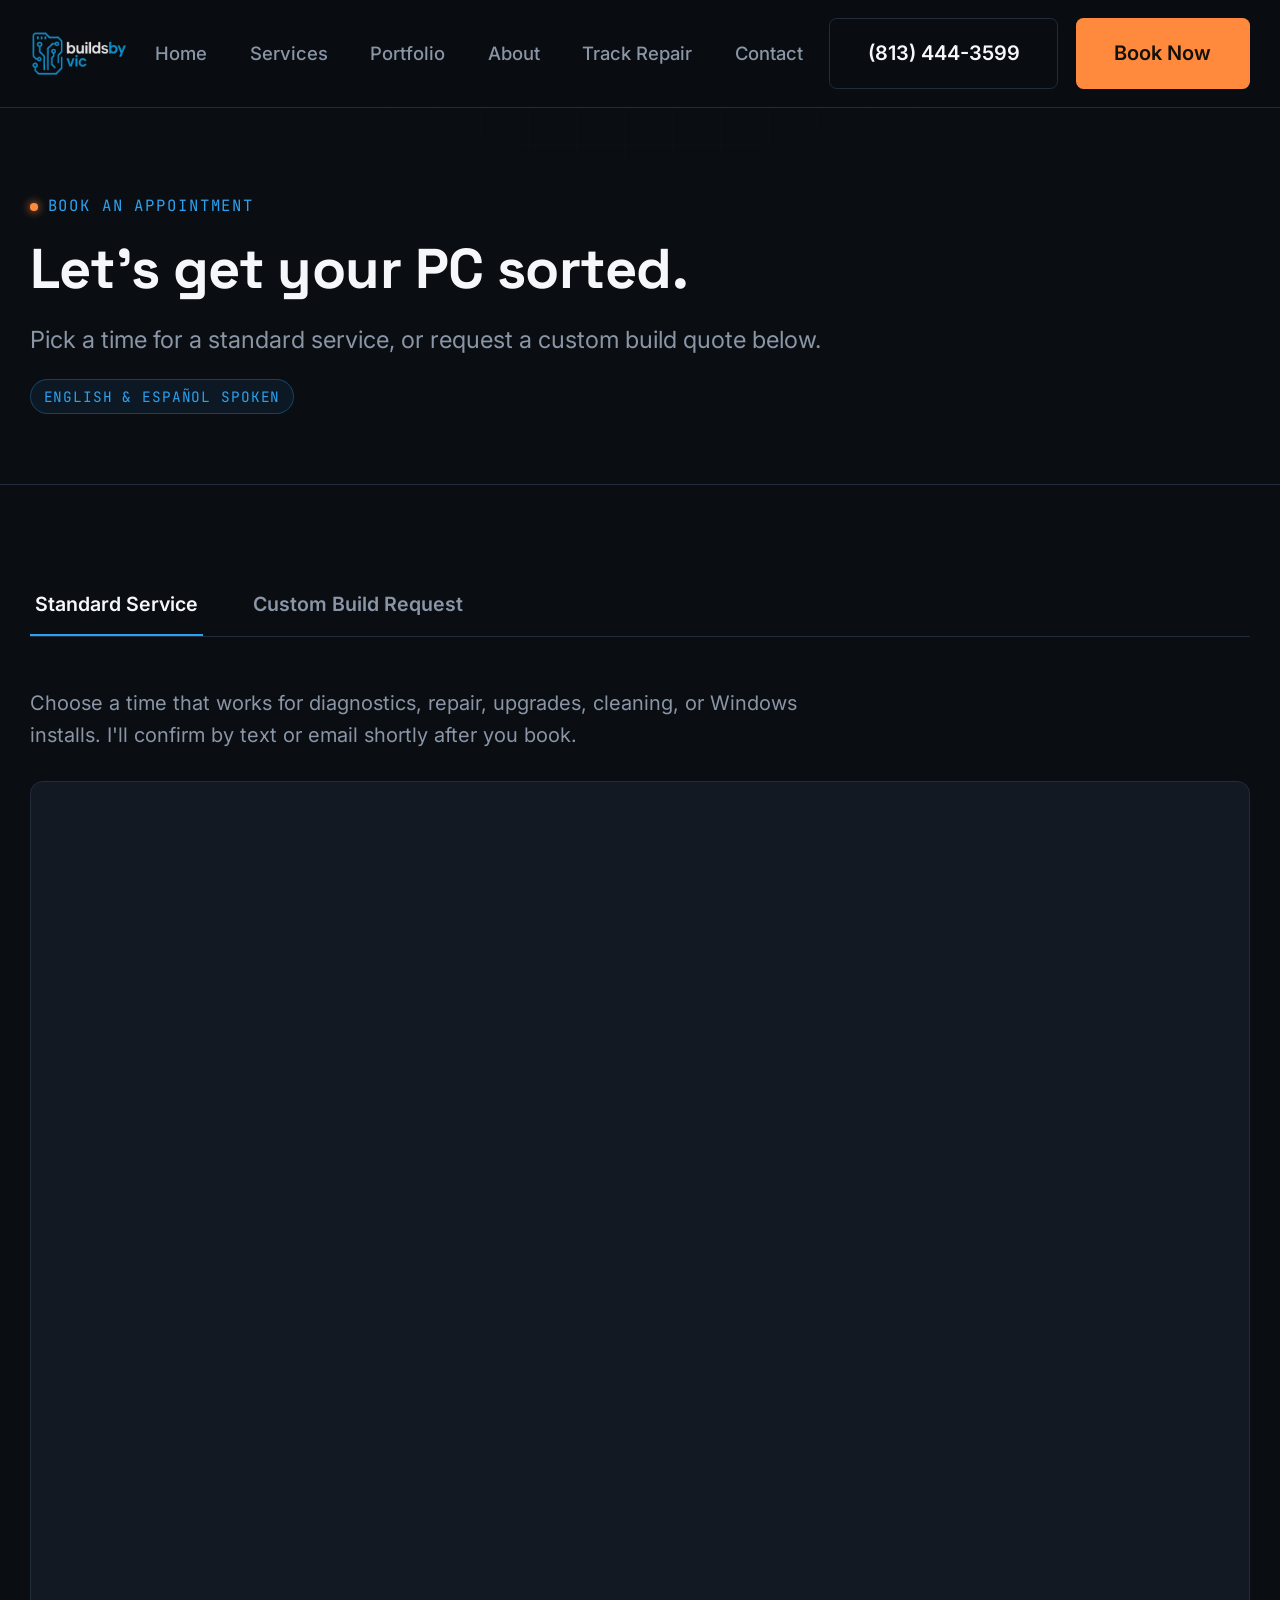
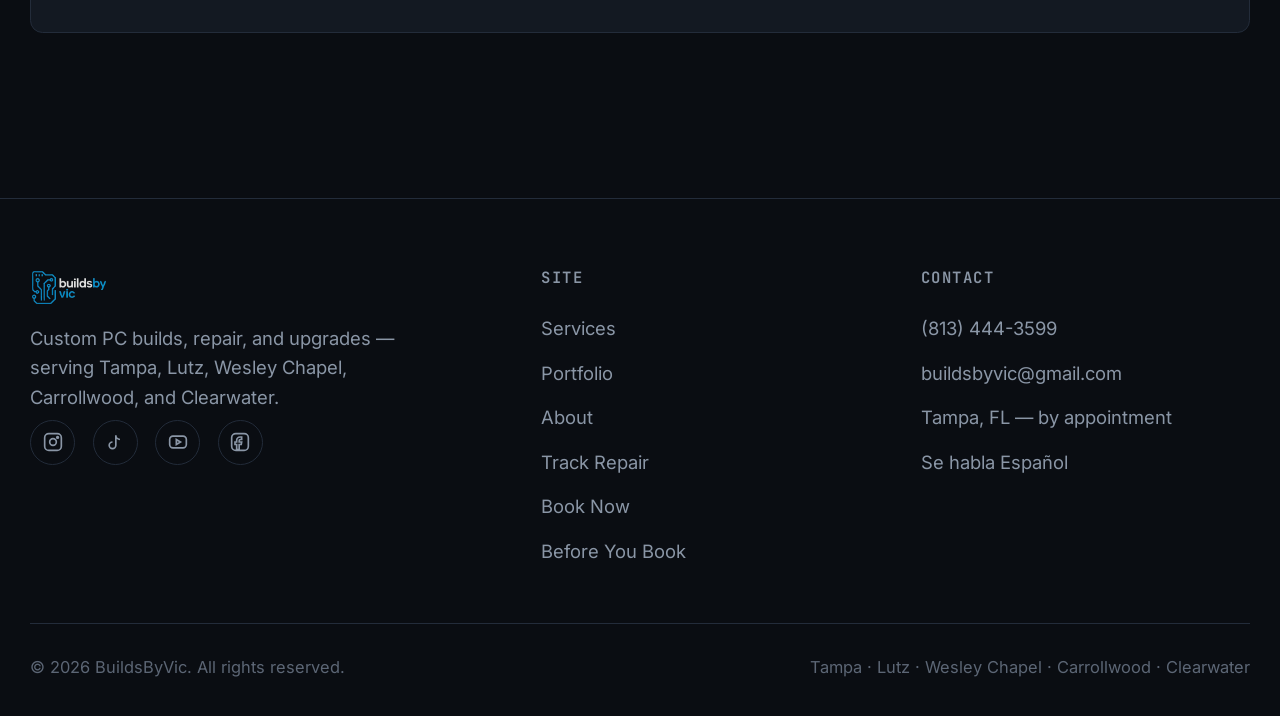
<file: book.html>
<!DOCTYPE html>
<html lang="en">
<head>
<!-- Google tag (gtag.js) -->
<script async src="https://www.googletagmanager.com/gtag/js?id=G-13G6WN4VFG"></script>
<script>
  window.dataLayer = window.dataLayer || [];
  function gtag(){dataLayer.push(arguments);}
  gtag('js', new Date());
  gtag('config', 'G-13G6WN4VFG');
</script>
<meta charset="UTF-8">
<meta name="viewport" content="width=device-width, initial-scale=1.0">
<title>Book Now — BuildsByVic</title>
<meta name="description" content="Book a PC repair, upgrade, or diagnostic appointment online, or request a quote for a custom build.">
<link rel="icon" type="image/png" href="assets/img/favicon-32.png">
<link rel="apple-touch-icon" href="assets/img/favicon-180.png">
<link rel="stylesheet" href="css/style.css">
<style>
  .book-tabs {
    display: flex;
    gap: 8px;
    margin-bottom: 40px;
    border-bottom: 1px solid var(--border);
  }
  .book-tab {
    padding: 14px 4px;
    margin-right: 28px;
    color: var(--slate);
    font-weight: 600;
    font-size: 0.98rem;
    border-bottom: 2px solid transparent;
    cursor: pointer;
    background: none;
    border-top: none; border-left: none; border-right: none;
  }
  .book-tab.active { color: var(--white); border-bottom-color: var(--blue); }
  .book-panel { display: none; }
  .book-panel.active { display: block; }

  #cal-embed {
    min-height: 680px;
    border-radius: var(--radius);
    overflow: hidden;
    border: 1px solid var(--border);
    background: var(--surface);
  }

  .form-grid { display: grid; grid-template-columns: 1fr 1fr; gap: 20px; }
  .form-field { display: flex; flex-direction: column; gap: 8px; margin-bottom: 20px; }
  .form-field.full { grid-column: 1 / -1; }
  .form-field label { font-size: 0.85rem; font-weight: 600; color: var(--white); }
  .form-field input, .form-field select, .form-field textarea {
    background: var(--surface);
    border: 1px solid var(--border);
    border-radius: var(--radius-sm);
    padding: 12px 14px;
    color: var(--white);
    font-family: var(--font-body);
    font-size: 0.95rem;
  }
  .form-field input:focus, .form-field select:focus, .form-field textarea:focus {
    outline: none;
    border-color: var(--blue);
  }
  .form-field textarea { resize: vertical; min-height: 100px; }
  @media (max-width: 720px) { .form-grid { grid-template-columns: 1fr; } }
</style>
<link rel="canonical" href="https://buildsbyvic.com/book.html">
<meta property="og:type" content="website">
<meta property="og:url" content="https://buildsbyvic.com/book.html">
<meta property="og:title" content="Book Now — BuildsByVic">
<meta property="og:description" content="Book a PC repair, upgrade, or diagnostic appointment online, or request a quote for a custom build.">
<meta property="og:image" content="https://buildsbyvic.com/assets/img/og/og-default.jpg">
<meta property="og:site_name" content="BuildsByVic">
<meta name="twitter:card" content="summary_large_image">
<meta name="twitter:title" content="Book Now — BuildsByVic">
<meta name="twitter:description" content="Book a PC repair, upgrade, or diagnostic appointment online, or request a quote for a custom build.">
<meta name="twitter:image" content="https://buildsbyvic.com/assets/img/og/og-default.jpg">
</head>
<body>
<div class="zoom-wrap">

<nav class="nav">
  <div class="nav-inner">
    <a href="index.html" class="nav-logo"><img src="assets/img/logo.webp" alt="BuildsByVic"></a>
    <div class="nav-links">
      <a href="index.html">Home</a>
      <a href="services.html">Services</a>
      <a href="portfolio.html">Portfolio</a>
      <a href="about.html">About</a>
      <a href="track.html">Track Repair</a>
      <a href="contact.html">Contact</a>
    </div>
    <div class="nav-cta">
      <a href="tel:8134443599" class="btn btn-secondary">(813) 444-3599</a>
      <a href="book.html" class="btn btn-primary">Book Now</a>
    </div>
    <button class="nav-toggle" aria-label="Toggle menu">☰</button>
  </div>
  <div class="mobile-menu">
    <a href="index.html">Home</a>
    <a href="services.html">Services</a>
    <a href="portfolio.html">Portfolio</a>
    <a href="about.html">About</a>
    <a href="track.html">Track Repair</a>
    <a href="contact.html">Contact</a>
  </div>
</nav>

<div class="pcb-decor-wrap">
  <div class="pcb-decor-strip pcb-decor-strip-left"></div>
  <div class="pcb-decor-strip pcb-decor-strip-right"></div>

<section class="page-hero">
  <div class="container reveal in">
    <div class="eyebrow">Book an appointment</div>
    <h1 style="font-size:clamp(2rem,4vw,2.8rem);">Let's get your PC sorted.</h1>
    <p class="lede" style="margin-top:16px;">Pick a time for a standard service, or request a custom build quote below.</p>
    <div class="tag badge-blue" style="margin-top:16px;">English &amp; Español spoken</div>
  </div>
</section>

<section class="section-tight">
  <div class="container">

    <div class="book-tabs">
      <button class="book-tab active" data-tab="standard">Standard Service</button>
      <button class="book-tab" data-tab="custom-build">Custom Build Request</button>
    </div>

    <!-- STANDARD SERVICE BOOKING -->
    <div class="book-panel active" id="panel-standard">
      <p style="color:var(--slate); margin-bottom:24px; max-width:60ch;">Choose a time that works for diagnostics, repair, upgrades, cleaning, or Windows installs. I'll confirm by text or email shortly after you book.</p>
      <div id="cal-embed">
        <div id="my-cal-inline" style="width:100%; height:680px;"></div>
      </div>
      <noscript>
        <p style="color:var(--slate);">Enable JavaScript to view the booking calendar, or call <a href="tel:8134443599" style="color:var(--blue);">(813) 444-3599</a> to schedule directly.</p>
      </noscript>
    </div>

    <!-- CUSTOM BUILD REQUEST FORM -->
    <div class="book-panel" id="panel-custom-build">
      <p style="color:var(--slate); margin-bottom:28px; max-width:60ch;">Two ways to start: book a free 20-minute call to talk through your build, or send me the details directly and I'll follow up with a quote.</p>

      <div style="margin-bottom:20px;">
        <h3 style="font-size:1.1rem; margin-bottom:6px;">Option 1 — Book a free consult call</h3>
        <p style="color:var(--slate); font-size:0.9rem; margin-bottom:18px;">Best if you want to talk through parts, budget, and use case live before committing.</p>
        <div id="cal-embed-build">
          <div id="my-cal-inline-build" style="width:100%; height:640px;"></div>
        </div>
      </div>

      <div style="display:flex; align-items:center; gap:16px; margin:40px 0;">
        <div style="flex:1; height:1px; background:var(--border);"></div>
        <span class="mono" style="color:var(--slate-dim); font-size:0.8rem;">OR</span>
        <div style="flex:1; height:1px; background:var(--border);"></div>
      </div>

      <h3 style="font-size:1.1rem; margin-bottom:6px;">Option 2 — Send the details directly</h3>
      <p style="color:var(--slate); margin-bottom:18px; font-size:0.9rem;">Skip the call — fill this out and I'll follow up with a quote, usually within a day.</p>

      <form action="https://formspree.io/f/xpparkzn" method="POST" id="build-form" class="card" style="padding:36px;">
        <input type="hidden" name="_subject" value="New Custom Build Request — BuildsByVic">
        <div class="form-grid">
          <div class="form-field">
            <label for="name">Name</label>
            <input type="text" id="name" name="name" required>
          </div>
          <div class="form-field">
            <label for="email">Email</label>
            <input type="email" id="email" name="email" required>
          </div>
          <div class="form-field">
            <label for="phone">Phone</label>
            <input type="tel" id="phone" name="phone" required>
          </div>
          <div class="form-field">
            <label for="budget">Budget Range</label>
            <select id="budget" name="budget" required>
              <option value="">Select a range</option>
              <option>Under $800</option>
              <option>$800 – $1,200</option>
              <option>$1,200 – $1,800</option>
              <option>$1,800 – $2,500</option>
              <option>$2,500+</option>
              <option>Not sure yet</option>
            </select>
          </div>
          <div class="form-field">
            <label for="use">Primary Use</label>
            <select id="use" name="primary_use" required>
              <option value="">Select one</option>
              <option>Gaming</option>
              <option>Streaming / Content Creation</option>
              <option>Video / Photo Editing</option>
              <option>General Use / Work</option>
              <option>Mix of the above</option>
            </select>
          </div>
          <div class="form-field">
            <label for="parts">Existing Parts to Reuse?</label>
            <select id="parts" name="existing_parts">
              <option value="">Select one</option>
              <option>No, starting from scratch</option>
              <option>Yes, I have some parts already</option>
              <option>Not sure</option>
            </select>
          </div>
          <div class="form-field full">
            <label for="timeline">Preferred Timeline</label>
            <input type="text" id="timeline" name="timeline" placeholder="e.g. within 2 weeks, no rush, etc.">
          </div>
          <div class="form-field full">
            <label for="notes">Anything else?</label>
            <textarea id="notes" name="notes" placeholder="Specific parts you want, aesthetic preferences, current issues with your setup, etc."></textarea>
          </div>
        </div>
        <button type="submit" class="btn btn-primary btn-block">Send Build Request</button>
        <p id="build-form-error" style="color:var(--amber); font-size:0.85rem; margin-top:12px; display:none;">Something went wrong sending that — please try again, or call/text (813) 444-3599 directly.</p>
      </form>
    </div>

  </div>
</section>

</div>

<footer class="footer">
  <div class="container">
    <div class="footer-grid">
      <div>
        <a href="index.html" class="footer-logo"><img src="assets/img/logo.webp" alt="BuildsByVic"></a>
        <p class="footer-desc">Custom PC builds, repair, and upgrades — serving Tampa, Lutz, Wesley Chapel, Carrollwood, and Clearwater.</p>
        <div class="footer-social">
          <a href="https://instagram.com/buildsbyvic" aria-label="Instagram" target="_blank" rel="noopener"><svg viewBox="0 0 24 24" fill="none" stroke-width="2"><rect x="2" y="2" width="20" height="20" rx="5"/><circle cx="12" cy="12" r="4"/><circle cx="17.5" cy="6.5" r="1"/></svg></a>
          <a href="https://tiktok.com/@buildsbyvic" aria-label="TikTok" target="_blank" rel="noopener"><svg viewBox="0 0 24 24" fill="none" stroke-width="2"><path d="M9 12a4 4 0 1 0 4 4V4a5 5 0 0 0 5 5"/></svg></a>
          <a href="https://www.youtube.com/@BuildsByVic" aria-label="YouTube" target="_blank" rel="noopener"><svg viewBox="0 0 24 24" fill="none" stroke-width="2"><rect x="2" y="5" width="20" height="14" rx="4"/><path d="M10 9l5 3-5 3z"/></svg></a>
          <a href="https://facebook.com/buildsbyvic" aria-label="Facebook" target="_blank" rel="noopener"><svg viewBox="0 0 24 24" fill="none" stroke-width="2"><rect x="2" y="2" width="20" height="20" rx="5"/><path d="M14 9h-1.5A1.5 1.5 0 0 0 11 10.5V12h3l-.5 3H11v6H8v-6H6v-3h2v-2a4 4 0 0 1 4-4h2z"/></svg></a>
        </div>
      </div>
      <div class="footer-col">
        <h4>Site</h4>
        <a href="services.html">Services</a>
        <a href="portfolio.html">Portfolio</a>
        <a href="about.html">About</a>
        <a href="track.html">Track Repair</a>
        <a href="book.html">Book Now</a>
        <a href="before-you-book.html">Before You Book</a>
      </div>
      <div class="footer-col">
        <h4>Contact</h4>
        <a href="tel:8134443599">(813) 444-3599</a>
        <a href="mailto:buildsbyvic@gmail.com">buildsbyvic@gmail.com</a>
        <p>Tampa, FL — by appointment</p>
        <p>Se habla Español</p>
      </div>
    </div>
    <div class="footer-bottom">
      <span>© <span id="year"></span> BuildsByVic. All rights reserved.</span>
      <span>Tampa · Lutz · Wesley Chapel · Carrollwood · Clearwater</span>
    </div>
  </div>
</footer>

<!-- Cal.com embed -->
<script type="text/javascript">
  (function (C, A, L) {
    let p = function (a, ar) { a.q.push(ar); };
    let d = C.document;
    C.Cal = C.Cal || function () {
      let cal = C.Cal;
      let ar = arguments;
      if (!cal.loaded) {
        cal.ns = {};
        cal.q = cal.q || [];
        d.head.appendChild(d.createElement("script")).src = A;
        cal.loaded = true;
      }
      if (ar[0] === L) {
        const api = function () { p(api, arguments); };
        const namespace = ar[1];
        api.q = api.q || [];
        if (typeof namespace === "string") {
          cal.ns[namespace] = cal.ns[namespace] || api;
          p(cal.ns[namespace], ar);
          p(cal, ["initNamespace", namespace]);
        } else p(cal, ar);
        return;
      }
      p(cal, ar);
    };
  })(window, "https://app.cal.com/embed/embed.js", "init");

  Cal("init", "consultation", { origin: "https://cal.com" });

  Cal.ns.consultation("inline", {
    elementOrSelector: "#my-cal-inline",
    config: { layout: "month_view", theme: "dark" },
    calLink: "buildsbyvic/pc-services-consultation",
  });

  Cal.ns.consultation("ui", {
    theme: "dark",
    styles: { branding: { brandColor: "#2CA1F0" } },
    hideEventTypeDetails: false,
  });

  Cal("init", "buildconsult", { origin: "https://cal.com" });

  Cal.ns.buildconsult("inline", {
    elementOrSelector: "#my-cal-inline-build",
    config: { layout: "month_view", theme: "dark" },
    calLink: "buildsbyvic/custom-gaming-pc-consult",
  });

  Cal.ns.buildconsult("ui", {
    theme: "dark",
    styles: { branding: { brandColor: "#FF8A3D" } },
    hideEventTypeDetails: false,
  });
</script>

<script>document.getElementById('year').textContent = new Date().getFullYear();</script>
<script src="js/main.js"></script>
<script>
  // Tab switching
  document.querySelectorAll('.book-tab').forEach(tab => {
    tab.addEventListener('click', () => {
      document.querySelectorAll('.book-tab').forEach(t => t.classList.remove('active'));
      document.querySelectorAll('.book-panel').forEach(p => p.classList.remove('active'));
      tab.classList.add('active');
      document.getElementById('panel-' + tab.dataset.tab).classList.add('active');
      history.replaceState(null, '', '#' + tab.dataset.tab);
    });
  });
  // Open correct tab if URL has hash
  if (window.location.hash === '#custom-build') {
    document.querySelector('[data-tab="custom-build"]').click();
  }

  // Custom build form — AJAX submit so we control the success redirect
  const buildForm = document.getElementById('build-form');
  buildForm.addEventListener('submit', async (e) => {
    e.preventDefault();
    const submitBtn = buildForm.querySelector('button[type="submit"]');
    const errorMsg = document.getElementById('build-form-error');
    errorMsg.style.display = 'none';
    submitBtn.disabled = true;
    submitBtn.textContent = 'Sending...';
    try {
      const res = await fetch(buildForm.action, {
        method: 'POST',
        body: new FormData(buildForm),
        headers: { 'Accept': 'application/json' }
      });
      if (res.ok) {
        window.location.href = 'thanks.html';
      } else {
        throw new Error('Submission failed');
      }
    } catch (err) {
      errorMsg.style.display = 'block';
      submitBtn.disabled = false;
      submitBtn.textContent = 'Send Build Request';
    }
  });
</script>
</div>
</body>
</html>
</file>
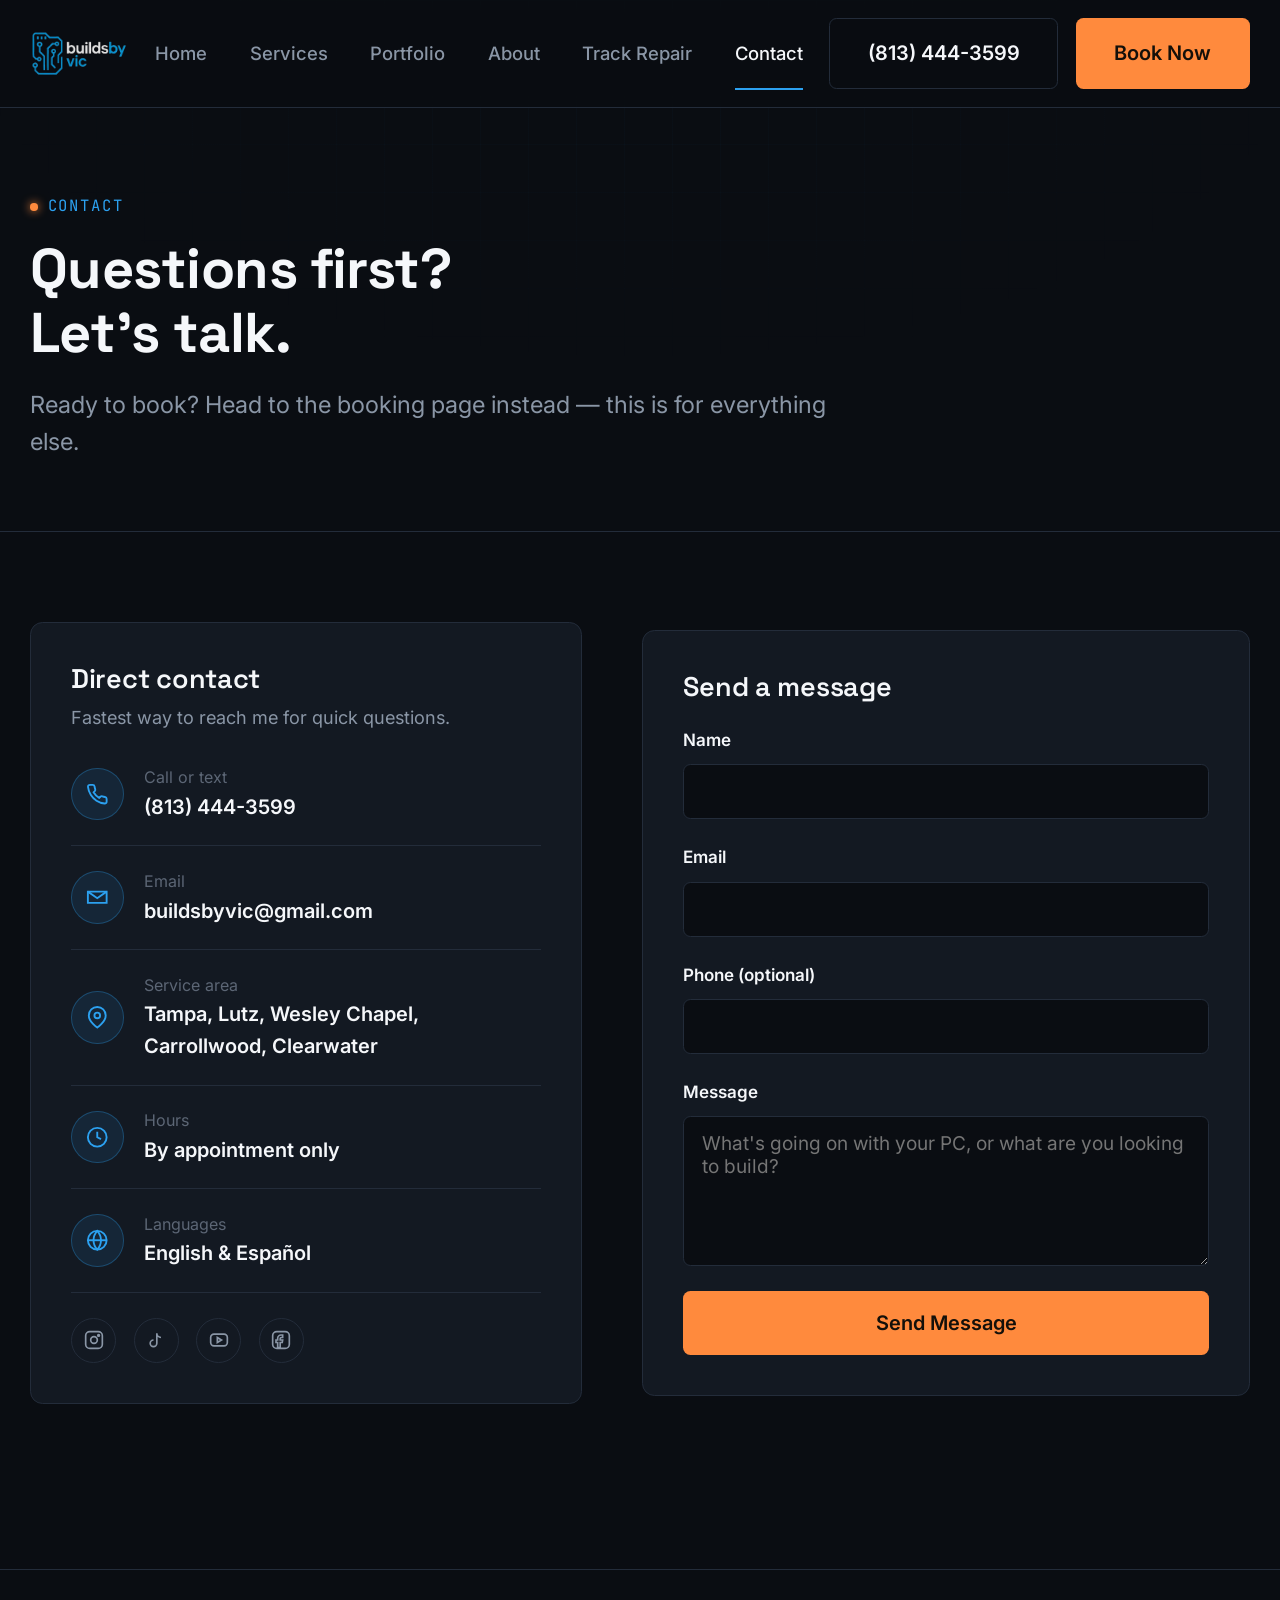
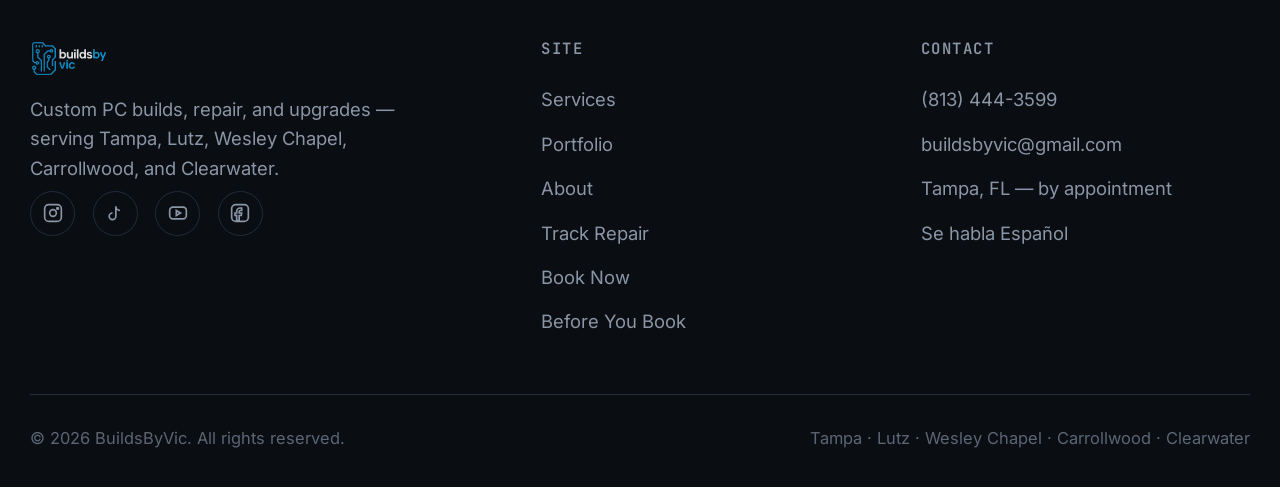
<file: contact.html>
<!DOCTYPE html>
<html lang="en">
<head>
<!-- Google tag (gtag.js) -->
<script async src="https://www.googletagmanager.com/gtag/js?id=G-13G6WN4VFG"></script>
<script>
  window.dataLayer = window.dataLayer || [];
  function gtag(){dataLayer.push(arguments);}
  gtag('js', new Date());
  gtag('config', 'G-13G6WN4VFG');
</script>
<meta charset="UTF-8">
<meta name="viewport" content="width=device-width, initial-scale=1.0">
<title>Contact — BuildsByVic</title>
<meta name="description" content="Get in touch with BuildsByVic — Tampa, FL PC building and repair. Call, text, email, or send a message directly.">
<link rel="icon" type="image/png" href="assets/img/favicon-32.png">
<link rel="apple-touch-icon" href="assets/img/favicon-180.png">
<link rel="stylesheet" href="css/style.css">
<style>
  .form-field { display: flex; flex-direction: column; gap: 8px; margin-bottom: 20px; }
  .form-field label { font-size: 0.85rem; font-weight: 600; color: var(--white); }
  .form-field input, .form-field textarea {
    background: var(--bg);
    border: 1px solid var(--border);
    border-radius: var(--radius-sm);
    padding: 12px 14px;
    color: var(--white);
    font-family: var(--font-body);
    font-size: 0.95rem;
  }
  .form-field input:focus, .form-field textarea:focus { outline: none; border-color: var(--blue); }
  .form-field textarea { resize: vertical; min-height: 120px; }

  .contact-item {
    display: flex;
    align-items: center;
    gap: 16px;
    padding: 18px 0;
    border-bottom: 1px solid var(--border);
  }
  .contact-item:last-child { border-bottom: none; }
  .contact-icon {
    width: 42px; height: 42px;
    border-radius: 50%;
    background: rgba(44,161,240,0.1);
    border: 1px solid rgba(44,161,240,0.3);
    display: flex; align-items: center; justify-content: center;
    flex-shrink: 0;
  }
  .contact-icon svg { width: 18px; height: 18px; stroke: var(--blue); }
</style>
<link rel="canonical" href="https://buildsbyvic.com/contact.html">
<meta property="og:type" content="website">
<meta property="og:url" content="https://buildsbyvic.com/contact.html">
<meta property="og:title" content="Contact — BuildsByVic">
<meta property="og:description" content="Get in touch with BuildsByVic — Tampa, FL PC building and repair. Call, text, email, or send a message directly.">
<meta property="og:image" content="https://buildsbyvic.com/assets/img/og/og-default.jpg">
<meta property="og:site_name" content="BuildsByVic">
<meta name="twitter:card" content="summary_large_image">
<meta name="twitter:title" content="Contact — BuildsByVic">
<meta name="twitter:description" content="Get in touch with BuildsByVic — Tampa, FL PC building and repair. Call, text, email, or send a message directly.">
<meta name="twitter:image" content="https://buildsbyvic.com/assets/img/og/og-default.jpg">
</head>
<body>
<div class="zoom-wrap">

<nav class="nav">
  <div class="nav-inner">
    <a href="index.html" class="nav-logo"><img src="assets/img/logo.webp" alt="BuildsByVic"></a>
    <div class="nav-links">
      <a href="index.html">Home</a>
      <a href="services.html">Services</a>
      <a href="portfolio.html">Portfolio</a>
      <a href="about.html">About</a>
      <a href="track.html">Track Repair</a>
      <a href="contact.html" class="active">Contact</a>
    </div>
    <div class="nav-cta">
      <a href="tel:8134443599" class="btn btn-secondary">(813) 444-3599</a>
      <a href="book.html" class="btn btn-primary">Book Now</a>
    </div>
    <button class="nav-toggle" aria-label="Toggle menu">☰</button>
  </div>
  <div class="mobile-menu">
    <a href="index.html">Home</a>
    <a href="services.html">Services</a>
    <a href="portfolio.html">Portfolio</a>
    <a href="about.html">About</a>
    <a href="track.html">Track Repair</a>
    <a href="contact.html" class="active">Contact</a>
  </div>
</nav>

<div class="pcb-decor-wrap">
  <div class="pcb-decor-strip pcb-decor-strip-left"></div>
  <div class="pcb-decor-strip pcb-decor-strip-right"></div>

<section class="page-hero">
  <div class="container reveal in">
    <div class="eyebrow">Contact</div>
    <h1 style="font-size:clamp(2rem,4vw,2.8rem);">Questions first?<br>Let's talk.</h1>
    <p class="lede" style="margin-top:16px;">Ready to book? Head to the booking page instead — this is for everything else.</p>
  </div>
</section>

<section class="section-tight">
  <div class="container split-2col" style="--col-a:1fr; --col-b:1.1fr; gap:48px;">

    <div class="reveal">
      <div class="card" style="padding:32px;">
        <h3 style="margin-bottom:8px;">Direct contact</h3>
        <p style="color:var(--slate); font-size:0.9rem; margin-bottom:8px;">Fastest way to reach me for quick questions.</p>

        <div class="contact-item">
          <div class="contact-icon"><svg viewBox="0 0 24 24" fill="none" stroke-width="2"><path d="M22 16.92v3a2 2 0 0 1-2.18 2 19.79 19.79 0 0 1-8.63-3.07 19.5 19.5 0 0 1-6-6 19.79 19.79 0 0 1-3.07-8.67A2 2 0 0 1 4.11 2h3a2 2 0 0 1 2 1.72c.127.96.361 1.903.7 2.81a2 2 0 0 1-.45 2.11L8.09 9.91a16 16 0 0 0 6 6l1.27-1.27a2 2 0 0 1 2.11-.45c.907.339 1.85.573 2.81.7A2 2 0 0 1 22 16.92z"/></svg></div>
          <div>
            <div style="font-size:0.8rem; color:var(--slate-dim);">Call or text</div>
            <a href="tel:8134443599" style="font-weight:600;">(813) 444-3599</a>
          </div>
        </div>

        <div class="contact-item">
          <div class="contact-icon"><svg viewBox="0 0 24 24" fill="none" stroke-width="2"><path d="M4 4h16v16H4z" opacity="0"/><path d="M22 6l-10 7L2 6"/><path d="M2 6h20v12H2z"/></svg></div>
          <div>
            <div style="font-size:0.8rem; color:var(--slate-dim);">Email</div>
            <a href="mailto:buildsbyvic@gmail.com" style="font-weight:600;">buildsbyvic@gmail.com</a>
          </div>
        </div>

        <div class="contact-item">
          <div class="contact-icon"><svg viewBox="0 0 24 24" fill="none" stroke-width="2"><path d="M21 10c0 7-9 13-9 13s-9-6-9-13a9 9 0 0 1 18 0z"/><circle cx="12" cy="10" r="3"/></svg></div>
          <div>
            <div style="font-size:0.8rem; color:var(--slate-dim);">Service area</div>
            <div style="font-weight:600;">Tampa, Lutz, Wesley Chapel, Carrollwood, Clearwater</div>
          </div>
        </div>

        <div class="contact-item">
          <div class="contact-icon"><svg viewBox="0 0 24 24" fill="none" stroke-width="2"><circle cx="12" cy="12" r="10"/><path d="M12 6v6l4 2"/></svg></div>
          <div>
            <div style="font-size:0.8rem; color:var(--slate-dim);">Hours</div>
            <div style="font-weight:600;">By appointment only</div>
          </div>
        </div>

        <div class="contact-item">
          <div class="contact-icon"><svg viewBox="0 0 24 24" fill="none" stroke-width="2"><circle cx="12" cy="12" r="10"/><line x1="2" y1="12" x2="22" y2="12"/><path d="M12 2a15.3 15.3 0 0 1 4 10 15.3 15.3 0 0 1-4 10 15.3 15.3 0 0 1-4-10 15.3 15.3 0 0 1 4-10z"/></svg></div>
          <div>
            <div style="font-size:0.8rem; color:var(--slate-dim);">Languages</div>
            <div style="font-weight:600;">English &amp; Español</div>
          </div>
        </div>

        <div class="footer-social" style="margin-top:20px;">
          <a href="https://instagram.com/buildsbyvic" aria-label="Instagram" target="_blank" rel="noopener"><svg viewBox="0 0 24 24" fill="none" stroke-width="2"><rect x="2" y="2" width="20" height="20" rx="5"/><circle cx="12" cy="12" r="4"/><circle cx="17.5" cy="6.5" r="1"/></svg></a>
          <a href="https://tiktok.com/@buildsbyvic" aria-label="TikTok" target="_blank" rel="noopener"><svg viewBox="0 0 24 24" fill="none" stroke-width="2"><path d="M9 12a4 4 0 1 0 4 4V4a5 5 0 0 0 5 5"/></svg></a>
          <a href="https://www.youtube.com/@BuildsByVic" aria-label="YouTube" target="_blank" rel="noopener"><svg viewBox="0 0 24 24" fill="none" stroke-width="2"><rect x="2" y="5" width="20" height="14" rx="4"/><path d="M10 9l5 3-5 3z"/></svg></a>
          <a href="https://facebook.com/buildsbyvic" aria-label="Facebook" target="_blank" rel="noopener"><svg viewBox="0 0 24 24" fill="none" stroke-width="2"><rect x="2" y="2" width="20" height="20" rx="5"/><path d="M14 9h-1.5A1.5 1.5 0 0 0 11 10.5V12h3l-.5 3H11v6H8v-6H6v-3h2v-2a4 4 0 0 1 4-4h2z"/></svg></a>
        </div>
      </div>
    </div>

    <div class="reveal">
      <form action="https://formspree.io/f/xpparkzn" method="POST" id="contact-form" class="card" style="padding:32px;">
        <input type="hidden" name="_subject" value="New message — BuildsByVic Contact Page">
        <h3 style="margin-bottom:20px;">Send a message</h3>
        <div class="form-field">
          <label for="c-name">Name</label>
          <input type="text" id="c-name" name="name" required>
        </div>
        <div class="form-field">
          <label for="c-email">Email</label>
          <input type="email" id="c-email" name="email" required>
        </div>
        <div class="form-field">
          <label for="c-phone">Phone (optional)</label>
          <input type="tel" id="c-phone" name="phone">
        </div>
        <div class="form-field">
          <label for="c-message">Message</label>
          <textarea id="c-message" name="message" required placeholder="What's going on with your PC, or what are you looking to build?"></textarea>
        </div>
        <button type="submit" class="btn btn-primary btn-block">Send Message</button>
        <p id="contact-form-error" style="color:var(--amber); font-size:0.85rem; margin-top:12px; display:none;">Something went wrong sending that — please try again, or call/text (813) 444-3599 directly.</p>
      </form>
    </div>

  </div>
</section>

</div>

<footer class="footer">
  <div class="container">
    <div class="footer-grid">
      <div>
        <a href="index.html" class="footer-logo"><img src="assets/img/logo.webp" alt="BuildsByVic"></a>
        <p class="footer-desc">Custom PC builds, repair, and upgrades — serving Tampa, Lutz, Wesley Chapel, Carrollwood, and Clearwater.</p>
        <div class="footer-social">
          <a href="https://instagram.com/buildsbyvic" aria-label="Instagram" target="_blank" rel="noopener"><svg viewBox="0 0 24 24" fill="none" stroke-width="2"><rect x="2" y="2" width="20" height="20" rx="5"/><circle cx="12" cy="12" r="4"/><circle cx="17.5" cy="6.5" r="1"/></svg></a>
          <a href="https://tiktok.com/@buildsbyvic" aria-label="TikTok" target="_blank" rel="noopener"><svg viewBox="0 0 24 24" fill="none" stroke-width="2"><path d="M9 12a4 4 0 1 0 4 4V4a5 5 0 0 0 5 5"/></svg></a>
          <a href="https://www.youtube.com/@BuildsByVic" aria-label="YouTube" target="_blank" rel="noopener"><svg viewBox="0 0 24 24" fill="none" stroke-width="2"><rect x="2" y="5" width="20" height="14" rx="4"/><path d="M10 9l5 3-5 3z"/></svg></a>
          <a href="https://facebook.com/buildsbyvic" aria-label="Facebook" target="_blank" rel="noopener"><svg viewBox="0 0 24 24" fill="none" stroke-width="2"><rect x="2" y="2" width="20" height="20" rx="5"/><path d="M14 9h-1.5A1.5 1.5 0 0 0 11 10.5V12h3l-.5 3H11v6H8v-6H6v-3h2v-2a4 4 0 0 1 4-4h2z"/></svg></a>
        </div>
      </div>
      <div class="footer-col">
        <h4>Site</h4>
        <a href="services.html">Services</a>
        <a href="portfolio.html">Portfolio</a>
        <a href="about.html">About</a>
        <a href="track.html">Track Repair</a>
        <a href="book.html">Book Now</a>
        <a href="before-you-book.html">Before You Book</a>
      </div>
      <div class="footer-col">
        <h4>Contact</h4>
        <a href="tel:8134443599">(813) 444-3599</a>
        <a href="mailto:buildsbyvic@gmail.com">buildsbyvic@gmail.com</a>
        <p>Tampa, FL — by appointment</p>
        <p>Se habla Español</p>
      </div>
    </div>
    <div class="footer-bottom">
      <span>© <span id="year"></span> BuildsByVic. All rights reserved.</span>
      <span>Tampa · Lutz · Wesley Chapel · Carrollwood · Clearwater</span>
    </div>
  </div>
</footer>

<script>document.getElementById('year').textContent = new Date().getFullYear();</script>
<script src="js/main.js"></script>
<script>
  const contactForm = document.getElementById('contact-form');
  contactForm.addEventListener('submit', async (e) => {
    e.preventDefault();
    const submitBtn = contactForm.querySelector('button[type="submit"]');
    const errorMsg = document.getElementById('contact-form-error');
    errorMsg.style.display = 'none';
    submitBtn.disabled = true;
    submitBtn.textContent = 'Sending...';
    try {
      const res = await fetch(contactForm.action, {
        method: 'POST',
        body: new FormData(contactForm),
        headers: { 'Accept': 'application/json' }
      });
      if (res.ok) {
        window.location.href = 'thanks.html';
      } else {
        throw new Error('Submission failed');
      }
    } catch (err) {
      errorMsg.style.display = 'block';
      submitBtn.disabled = false;
      submitBtn.textContent = 'Send Message';
    }
  });
</script>
</div>
</body>
</html>
</file>
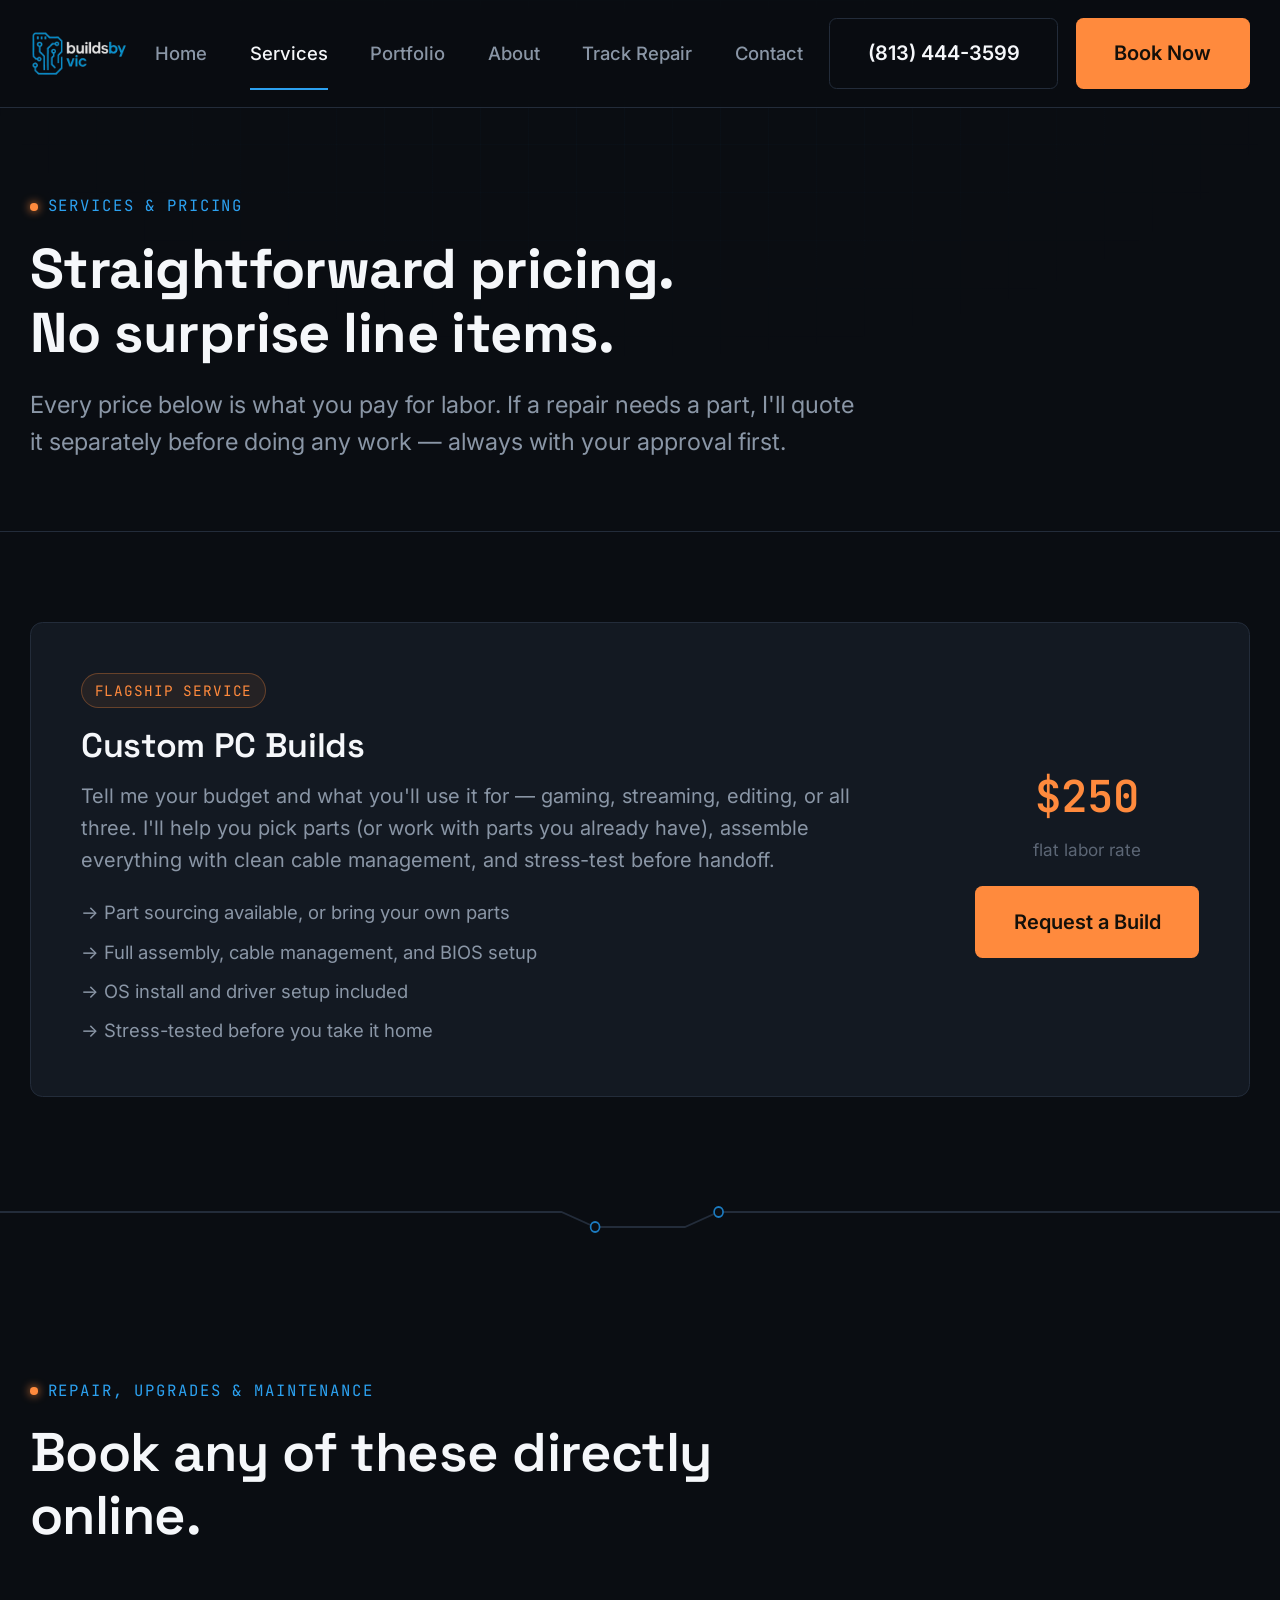
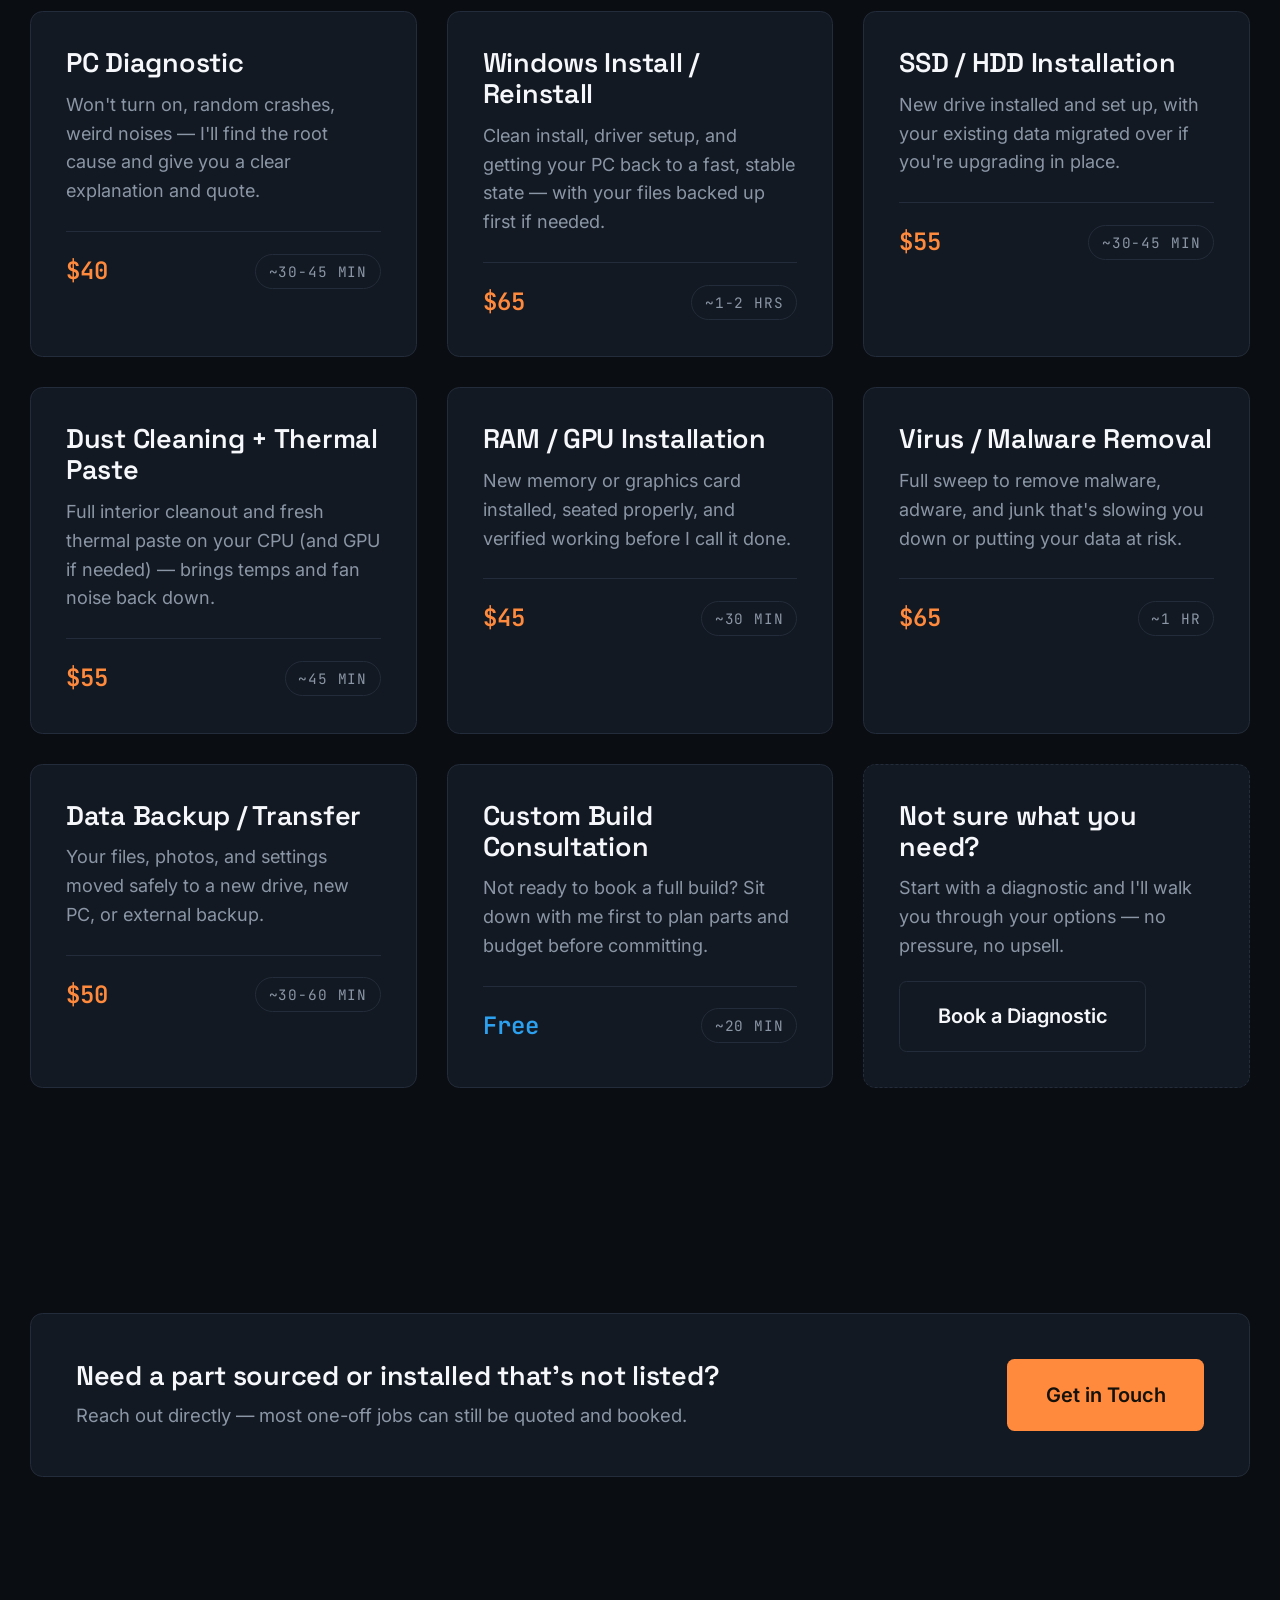
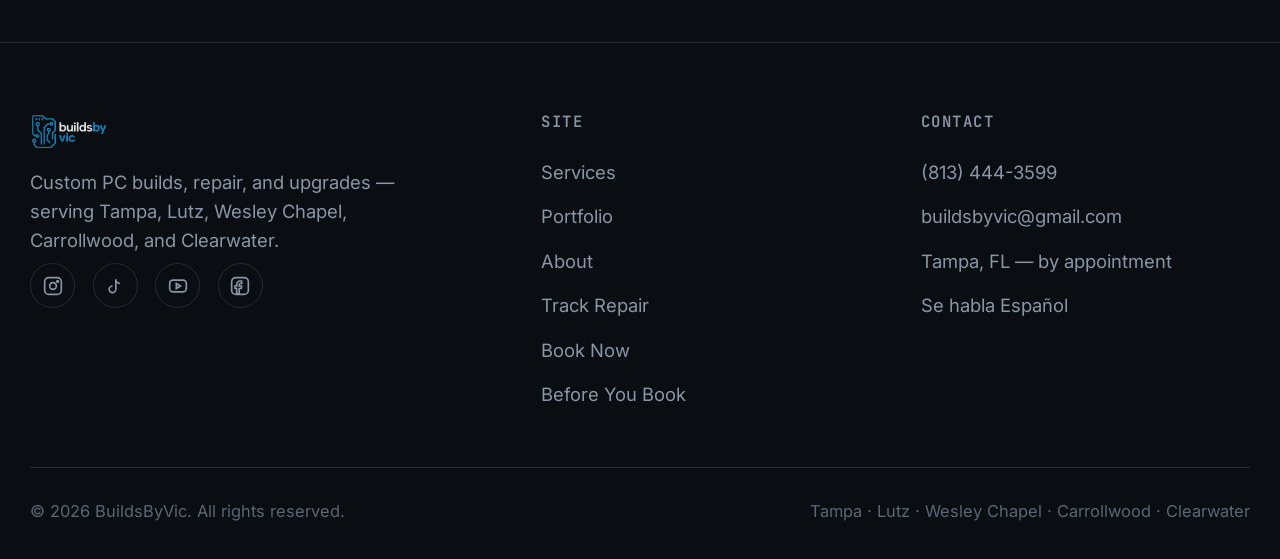
<file: services.html>
<!DOCTYPE html>
<html lang="en">
<head>
<!-- Google tag (gtag.js) -->
<script async src="https://www.googletagmanager.com/gtag/js?id=G-13G6WN4VFG"></script>
<script>
  window.dataLayer = window.dataLayer || [];
  function gtag(){dataLayer.push(arguments);}
  gtag('js', new Date());
  gtag('config', 'G-13G6WN4VFG');
</script>
<meta charset="UTF-8">
<meta name="viewport" content="width=device-width, initial-scale=1.0">
<title>Services &amp; Pricing — BuildsByVic</title>
<meta name="description" content="Custom PC builds, diagnostics, upgrades, and repair pricing in Tampa, FL. Transparent flat rates, no surprise fees.">
<link rel="icon" type="image/png" href="assets/img/favicon-32.png">
<link rel="apple-touch-icon" href="assets/img/favicon-180.png">
<link rel="stylesheet" href="css/style.css">
<link rel="canonical" href="https://buildsbyvic.com/services.html">
<meta property="og:type" content="website">
<meta property="og:url" content="https://buildsbyvic.com/services.html">
<meta property="og:title" content="Services &amp; Pricing — BuildsByVic">
<meta property="og:description" content="Custom PC builds, diagnostics, upgrades, and repair pricing in Tampa, FL. Transparent flat rates, no surprise fees.">
<meta property="og:image" content="https://buildsbyvic.com/assets/img/og/og-default.jpg">
<meta property="og:site_name" content="BuildsByVic">
<meta name="twitter:card" content="summary_large_image">
<meta name="twitter:title" content="Services &amp; Pricing — BuildsByVic">
<meta name="twitter:description" content="Custom PC builds, diagnostics, upgrades, and repair pricing in Tampa, FL. Transparent flat rates, no surprise fees.">
<meta name="twitter:image" content="https://buildsbyvic.com/assets/img/og/og-default.jpg">
</head>
<body>
<div class="zoom-wrap">

<nav class="nav">
  <div class="nav-inner">
    <a href="index.html" class="nav-logo"><img src="assets/img/logo.webp" alt="BuildsByVic"></a>
    <div class="nav-links">
      <a href="index.html">Home</a>
      <a href="services.html" class="active">Services</a>
      <a href="portfolio.html">Portfolio</a>
      <a href="about.html">About</a>
      <a href="track.html">Track Repair</a>
      <a href="contact.html">Contact</a>
    </div>
    <div class="nav-cta">
      <a href="tel:8134443599" class="btn btn-secondary">(813) 444-3599</a>
      <a href="book.html" class="btn btn-primary">Book Now</a>
    </div>
    <button class="nav-toggle" aria-label="Toggle menu">☰</button>
  </div>
  <div class="mobile-menu">
    <a href="index.html">Home</a>
    <a href="services.html" class="active">Services</a>
    <a href="portfolio.html">Portfolio</a>
    <a href="about.html">About</a>
    <a href="track.html">Track Repair</a>
    <a href="contact.html">Contact</a>
  </div>
</nav>

<div class="pcb-decor-wrap">
  <div class="pcb-decor-strip pcb-decor-strip-left"></div>
  <div class="pcb-decor-strip pcb-decor-strip-right"></div>

<section class="page-hero">
  <div class="container reveal in">
    <div class="eyebrow">Services &amp; pricing</div>
    <h1 style="font-size:clamp(2rem,4vw,2.8rem);">Straightforward pricing.<br>No surprise line items.</h1>
    <p class="lede" style="margin-top:16px;">Every price below is what you pay for labor. If a repair needs a part, I'll quote it separately before doing any work — always with your approval first.</p>
  </div>
</section>

<!-- CUSTOM BUILDS -->
<section class="section-tight">
  <div class="container">
    <div class="card reveal split-card" style="padding:40px; gap:32px;">
      <div>
        <div class="tag badge-amber" style="margin-bottom:14px;">Flagship service</div>
        <h2 style="font-size:1.7rem;">Custom PC Builds</h2>
        <p style="color:var(--slate); margin-top:12px; max-width:60ch;">Tell me your budget and what you'll use it for — gaming, streaming, editing, or all three. I'll help you pick parts (or work with parts you already have), assemble everything with clean cable management, and stress-test before handoff.</p>
        <ul style="margin-top:18px; color:var(--slate); font-size:0.92rem; display:grid; gap:8px;">
          <li>→ Part sourcing available, or bring your own parts</li>
          <li>→ Full assembly, cable management, and BIOS setup</li>
          <li>→ OS install and driver setup included</li>
          <li>→ Stress-tested before you take it home</li>
        </ul>
      </div>
      <div class="price-block">
        <div class="mono" style="font-size:2.2rem; color:var(--amber); font-weight:600;">$250</div>
        <div style="color:var(--slate-dim); font-size:0.85rem; margin-top:4px;">flat labor rate</div>
        <a href="book.html#custom-build" class="btn btn-primary" style="margin-top:18px;">Request a Build</a>
      </div>
    </div>
  </div>
</section>

<svg class="trace-divider" viewBox="0 0 1140 40" preserveAspectRatio="none">
  <path d="M0,20 L500,20 L530,32 L610,32 L640,20 L1140,20"></path>
  <circle cx="530" cy="32" r="4"></circle>
  <circle cx="640" cy="20" r="4"></circle>
</svg>

<!-- SERVICE GRID -->
<section class="section">
  <div class="container">
    <div class="section-head reveal">
      <div class="eyebrow">Repair, upgrades &amp; maintenance</div>
      <h2>Book any of these directly online.</h2>
    </div>

    <div class="grid-3">
      <a href="book.html" class="card reveal">
        <h3>PC Diagnostic</h3>
        <p style="color:var(--slate); margin-top:10px; font-size:0.9rem;">Won't turn on, random crashes, weird noises — I'll find the root cause and give you a clear explanation and quote.</p>
        <div style="display:flex; justify-content:space-between; align-items:center; margin-top:20px; padding-top:16px; border-top:1px solid var(--border);">
          <span class="mono" style="color:var(--amber); font-size:1.2rem; font-weight:600;">$40</span>
          <span class="tag">~30-45 min</span>
        </div>
      </a>

      <a href="book.html" class="card reveal">
        <h3>Windows Install / Reinstall</h3>
        <p style="color:var(--slate); margin-top:10px; font-size:0.9rem;">Clean install, driver setup, and getting your PC back to a fast, stable state — with your files backed up first if needed.</p>
        <div style="display:flex; justify-content:space-between; align-items:center; margin-top:20px; padding-top:16px; border-top:1px solid var(--border);">
          <span class="mono" style="color:var(--amber); font-size:1.2rem; font-weight:600;">$65</span>
          <span class="tag">~1-2 hrs</span>
        </div>
      </a>

      <a href="book.html" class="card reveal">
        <h3>SSD / HDD Installation</h3>
        <p style="color:var(--slate); margin-top:10px; font-size:0.9rem;">New drive installed and set up, with your existing data migrated over if you're upgrading in place.</p>
        <div style="display:flex; justify-content:space-between; align-items:center; margin-top:20px; padding-top:16px; border-top:1px solid var(--border);">
          <span class="mono" style="color:var(--amber); font-size:1.2rem; font-weight:600;">$55</span>
          <span class="tag">~30-45 min</span>
        </div>
      </a>

      <a href="book.html" class="card reveal">
        <h3>Dust Cleaning + Thermal Paste</h3>
        <p style="color:var(--slate); margin-top:10px; font-size:0.9rem;">Full interior cleanout and fresh thermal paste on your CPU (and GPU if needed) — brings temps and fan noise back down.</p>
        <div style="display:flex; justify-content:space-between; align-items:center; margin-top:20px; padding-top:16px; border-top:1px solid var(--border);">
          <span class="mono" style="color:var(--amber); font-size:1.2rem; font-weight:600;">$55</span>
          <span class="tag">~45 min</span>
        </div>
      </a>

      <a href="book.html" class="card reveal">
        <h3>RAM / GPU Installation</h3>
        <p style="color:var(--slate); margin-top:10px; font-size:0.9rem;">New memory or graphics card installed, seated properly, and verified working before I call it done.</p>
        <div style="display:flex; justify-content:space-between; align-items:center; margin-top:20px; padding-top:16px; border-top:1px solid var(--border);">
          <span class="mono" style="color:var(--amber); font-size:1.2rem; font-weight:600;">$45</span>
          <span class="tag">~30 min</span>
        </div>
      </a>

      <a href="book.html" class="card reveal">
        <h3>Virus / Malware Removal</h3>
        <p style="color:var(--slate); margin-top:10px; font-size:0.9rem;">Full sweep to remove malware, adware, and junk that's slowing you down or putting your data at risk.</p>
        <div style="display:flex; justify-content:space-between; align-items:center; margin-top:20px; padding-top:16px; border-top:1px solid var(--border);">
          <span class="mono" style="color:var(--amber); font-size:1.2rem; font-weight:600;">$65</span>
          <span class="tag">~1 hr</span>
        </div>
      </a>

      <a href="book.html" class="card reveal">
        <h3>Data Backup / Transfer</h3>
        <p style="color:var(--slate); margin-top:10px; font-size:0.9rem;">Your files, photos, and settings moved safely to a new drive, new PC, or external backup.</p>
        <div style="display:flex; justify-content:space-between; align-items:center; margin-top:20px; padding-top:16px; border-top:1px solid var(--border);">
          <span class="mono" style="color:var(--amber); font-size:1.2rem; font-weight:600;">$50</span>
          <span class="tag">~30-60 min</span>
        </div>
      </a>

      <a href="book.html#custom-build" class="card reveal">
        <h3>Custom Build Consultation</h3>
        <p style="color:var(--slate); margin-top:10px; font-size:0.9rem;">Not ready to book a full build? Sit down with me first to plan parts and budget before committing.</p>
        <div style="display:flex; justify-content:space-between; align-items:center; margin-top:20px; padding-top:16px; border-top:1px solid var(--border);">
          <span class="mono" style="color:var(--blue); font-size:1.2rem; font-weight:600;">Free</span>
          <span class="tag">~20 min</span>
        </div>
      </a>

      <div class="card reveal" style="border-style:dashed; display:flex; flex-direction:column; justify-content:center; align-items:flex-start;">
        <h3>Not sure what you need?</h3>
        <p style="color:var(--slate); margin-top:10px; font-size:0.9rem;">Start with a diagnostic and I'll walk you through your options — no pressure, no upsell.</p>
        <a href="book.html" class="btn btn-secondary" style="margin-top:16px;">Book a Diagnostic</a>
      </div>
    </div>
  </div>
</section>

<section class="section-tight">
  <div class="container">
    <div class="card reveal" style="padding:36px; display:flex; align-items:center; justify-content:space-between; flex-wrap:wrap; gap:20px;">
      <div>
        <h3>Need a part sourced or installed that's not listed?</h3>
        <p style="color:var(--slate); margin-top:8px; font-size:0.92rem;">Reach out directly — most one-off jobs can still be quoted and booked.</p>
      </div>
      <a href="contact.html" class="btn btn-primary">Get in Touch</a>
    </div>
  </div>
</section>

</div>

<footer class="footer">
  <div class="container">
    <div class="footer-grid">
      <div>
        <a href="index.html" class="footer-logo"><img src="assets/img/logo.webp" alt="BuildsByVic"></a>
        <p class="footer-desc">Custom PC builds, repair, and upgrades — serving Tampa, Lutz, Wesley Chapel, Carrollwood, and Clearwater.</p>
        <div class="footer-social">
          <a href="https://instagram.com/buildsbyvic" aria-label="Instagram" target="_blank" rel="noopener"><svg viewBox="0 0 24 24" fill="none" stroke-width="2"><rect x="2" y="2" width="20" height="20" rx="5"/><circle cx="12" cy="12" r="4"/><circle cx="17.5" cy="6.5" r="1"/></svg></a>
          <a href="https://tiktok.com/@buildsbyvic" aria-label="TikTok" target="_blank" rel="noopener"><svg viewBox="0 0 24 24" fill="none" stroke-width="2"><path d="M9 12a4 4 0 1 0 4 4V4a5 5 0 0 0 5 5"/></svg></a>
          <a href="https://www.youtube.com/@BuildsByVic" aria-label="YouTube" target="_blank" rel="noopener"><svg viewBox="0 0 24 24" fill="none" stroke-width="2"><rect x="2" y="5" width="20" height="14" rx="4"/><path d="M10 9l5 3-5 3z"/></svg></a>
          <a href="https://facebook.com/buildsbyvic" aria-label="Facebook" target="_blank" rel="noopener"><svg viewBox="0 0 24 24" fill="none" stroke-width="2"><rect x="2" y="2" width="20" height="20" rx="5"/><path d="M14 9h-1.5A1.5 1.5 0 0 0 11 10.5V12h3l-.5 3H11v6H8v-6H6v-3h2v-2a4 4 0 0 1 4-4h2z"/></svg></a>
        </div>
      </div>
      <div class="footer-col">
        <h4>Site</h4>
        <a href="services.html">Services</a>
        <a href="portfolio.html">Portfolio</a>
        <a href="about.html">About</a>
        <a href="track.html">Track Repair</a>
        <a href="book.html">Book Now</a>
        <a href="before-you-book.html">Before You Book</a>
      </div>
      <div class="footer-col">
        <h4>Contact</h4>
        <a href="tel:8134443599">(813) 444-3599</a>
        <a href="mailto:buildsbyvic@gmail.com">buildsbyvic@gmail.com</a>
        <p>Tampa, FL — by appointment</p>
        <p>Se habla Español</p>
      </div>
    </div>
    <div class="footer-bottom">
      <span>© <span id="year"></span> BuildsByVic. All rights reserved.</span>
      <span>Tampa · Lutz · Wesley Chapel · Carrollwood · Clearwater</span>
    </div>
  </div>
</footer>

<script>document.getElementById('year').textContent = new Date().getFullYear();</script>
<script src="js/main.js"></script>
</div>
</body>
</html>
</file>
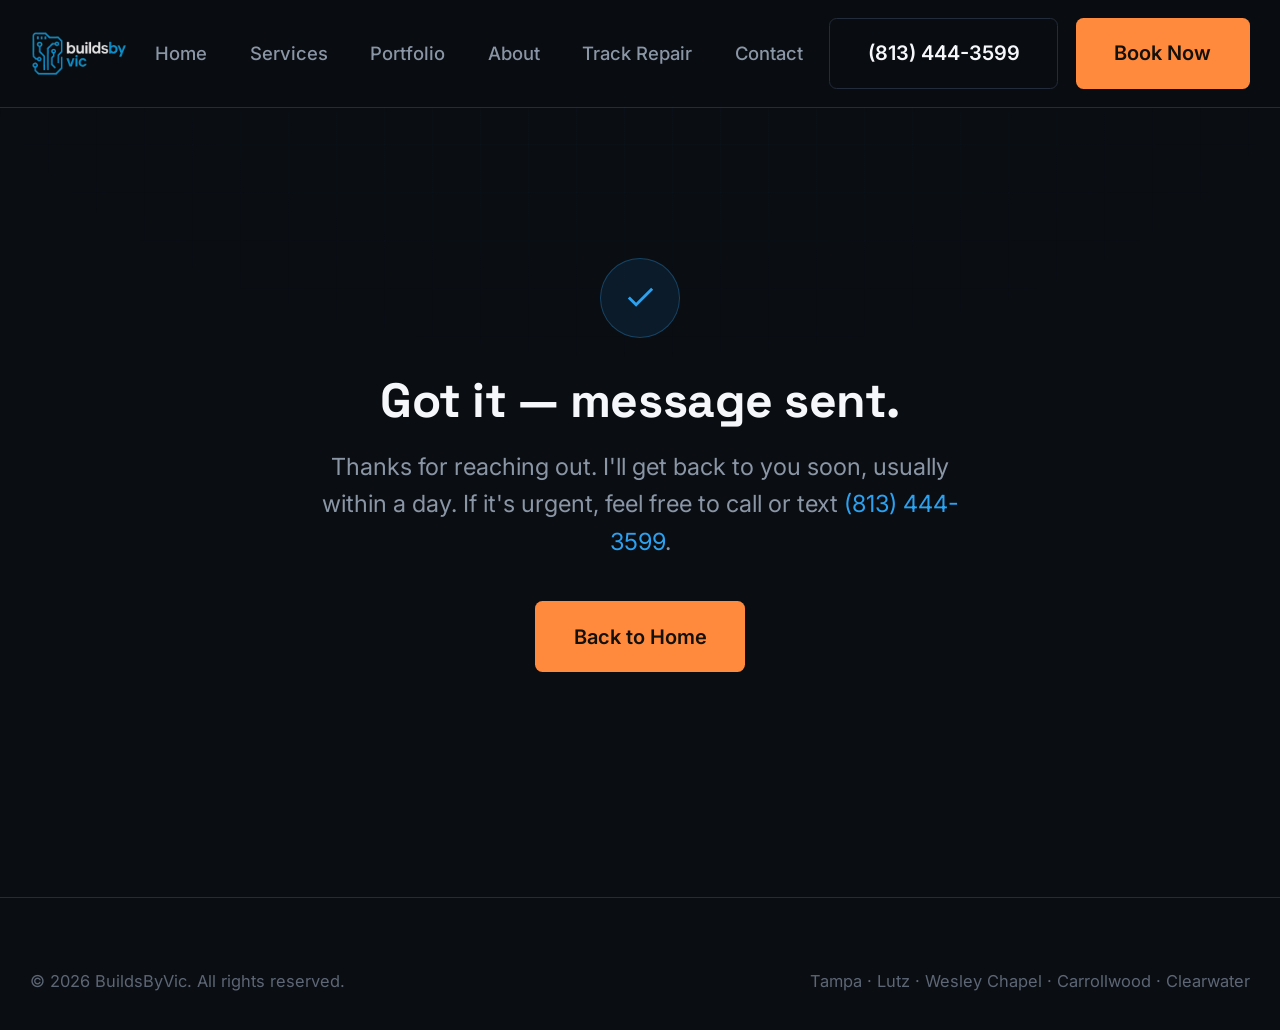
<file: thanks.html>
<!DOCTYPE html>
<html lang="en">
<head>
<!-- Google tag (gtag.js) -->
<script async src="https://www.googletagmanager.com/gtag/js?id=G-13G6WN4VFG"></script>
<script>
  window.dataLayer = window.dataLayer || [];
  function gtag(){dataLayer.push(arguments);}
  gtag('js', new Date());
  gtag('config', 'G-13G6WN4VFG');
</script>
<meta charset="UTF-8">
<meta name="viewport" content="width=device-width, initial-scale=1.0">
<title>Message Sent — BuildsByVic</title>
<meta name="robots" content="noindex">
<link rel="icon" type="image/png" href="assets/img/favicon-32.png">
<link rel="apple-touch-icon" href="assets/img/favicon-180.png">
<link rel="stylesheet" href="css/style.css">
<link rel="canonical" href="https://buildsbyvic.com/thanks.html">
<meta property="og:type" content="website">
<meta property="og:url" content="https://buildsbyvic.com/thanks.html">
<meta property="og:title" content="Message Sent — BuildsByVic">
<meta property="og:description" content="Custom PC builds and repair in Tampa, FL.">
<meta property="og:image" content="https://buildsbyvic.com/assets/img/og/og-default.jpg">
<meta property="og:site_name" content="BuildsByVic">
<meta name="twitter:card" content="summary_large_image">
<meta name="twitter:title" content="Message Sent — BuildsByVic">
<meta name="twitter:description" content="Custom PC builds and repair in Tampa, FL.">
<meta name="twitter:image" content="https://buildsbyvic.com/assets/img/og/og-default.jpg">
</head>
<body>
<div class="zoom-wrap">

<nav class="nav">
  <div class="nav-inner">
    <a href="index.html" class="nav-logo"><img src="assets/img/logo.webp" alt="BuildsByVic"></a>
    <div class="nav-links">
      <a href="index.html">Home</a>
      <a href="services.html">Services</a>
      <a href="portfolio.html">Portfolio</a>
      <a href="about.html">About</a>
      <a href="track.html">Track Repair</a>
      <a href="contact.html">Contact</a>
    </div>
    <div class="nav-cta">
      <a href="tel:8134443599" class="btn btn-secondary">(813) 444-3599</a>
      <a href="book.html" class="btn btn-primary">Book Now</a>
    </div>
    <button class="nav-toggle" aria-label="Toggle menu">☰</button>
  </div>
  <div class="mobile-menu">
    <a href="index.html">Home</a>
    <a href="services.html">Services</a>
    <a href="portfolio.html">Portfolio</a>
    <a href="about.html">About</a>
    <a href="track.html">Track Repair</a>
    <a href="contact.html">Contact</a>
  </div>
</nav>

<section class="section" style="padding-top:120px; padding-bottom:120px; text-align:center;">
  <div class="container" style="max-width:560px;">
    <div style="width:64px; height:64px; border-radius:50%; background:rgba(44,161,240,0.1); border:1px solid rgba(44,161,240,0.3); display:flex; align-items:center; justify-content:center; margin:0 auto 28px;">
      <svg viewBox="0 0 24 24" fill="none" stroke="#2CA1F0" stroke-width="2" style="width:28px; height:28px;"><path d="M20 6L9 17l-5-5"/></svg>
    </div>
    <h1 style="font-size:clamp(1.8rem,4vw,2.4rem);">Got it — message sent.</h1>
    <p class="lede" style="margin:16px auto 0; text-align:center;">Thanks for reaching out. I'll get back to you soon, usually within a day. If it's urgent, feel free to call or text <a href="tel:8134443599" style="color:var(--blue);">(813) 444-3599</a>.</p>
    <a href="index.html" class="btn btn-primary" style="margin-top:32px;">Back to Home</a>
  </div>
</section>

<footer class="footer">
  <div class="container">
    <div class="footer-bottom" style="border-top:none; padding-top:0;">
      <span>© <span id="year"></span> BuildsByVic. All rights reserved.</span>
      <span>Tampa · Lutz · Wesley Chapel · Carrollwood · Clearwater</span>
    </div>
  </div>
</footer>

<script>document.getElementById('year').textContent = new Date().getFullYear();</script>
<script src="js/main.js"></script>
</div>
</body>
</html>
</file>
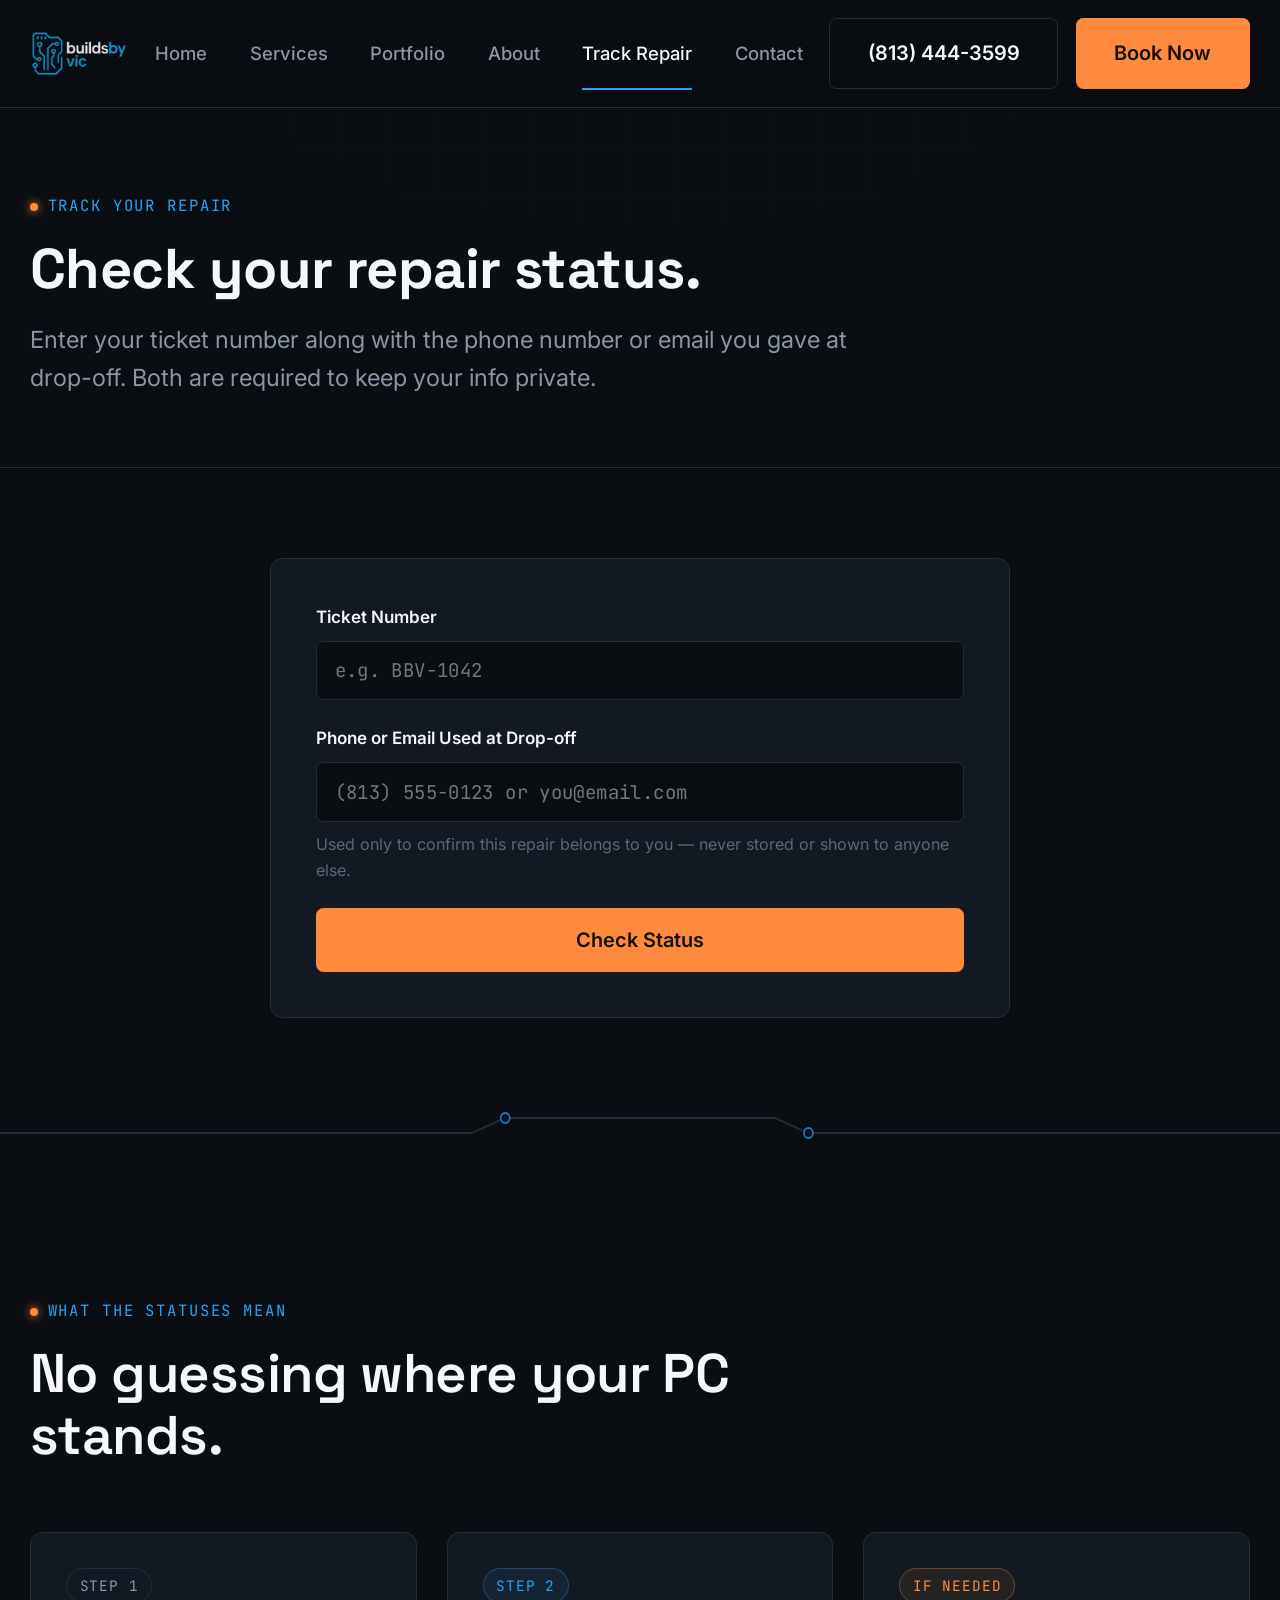
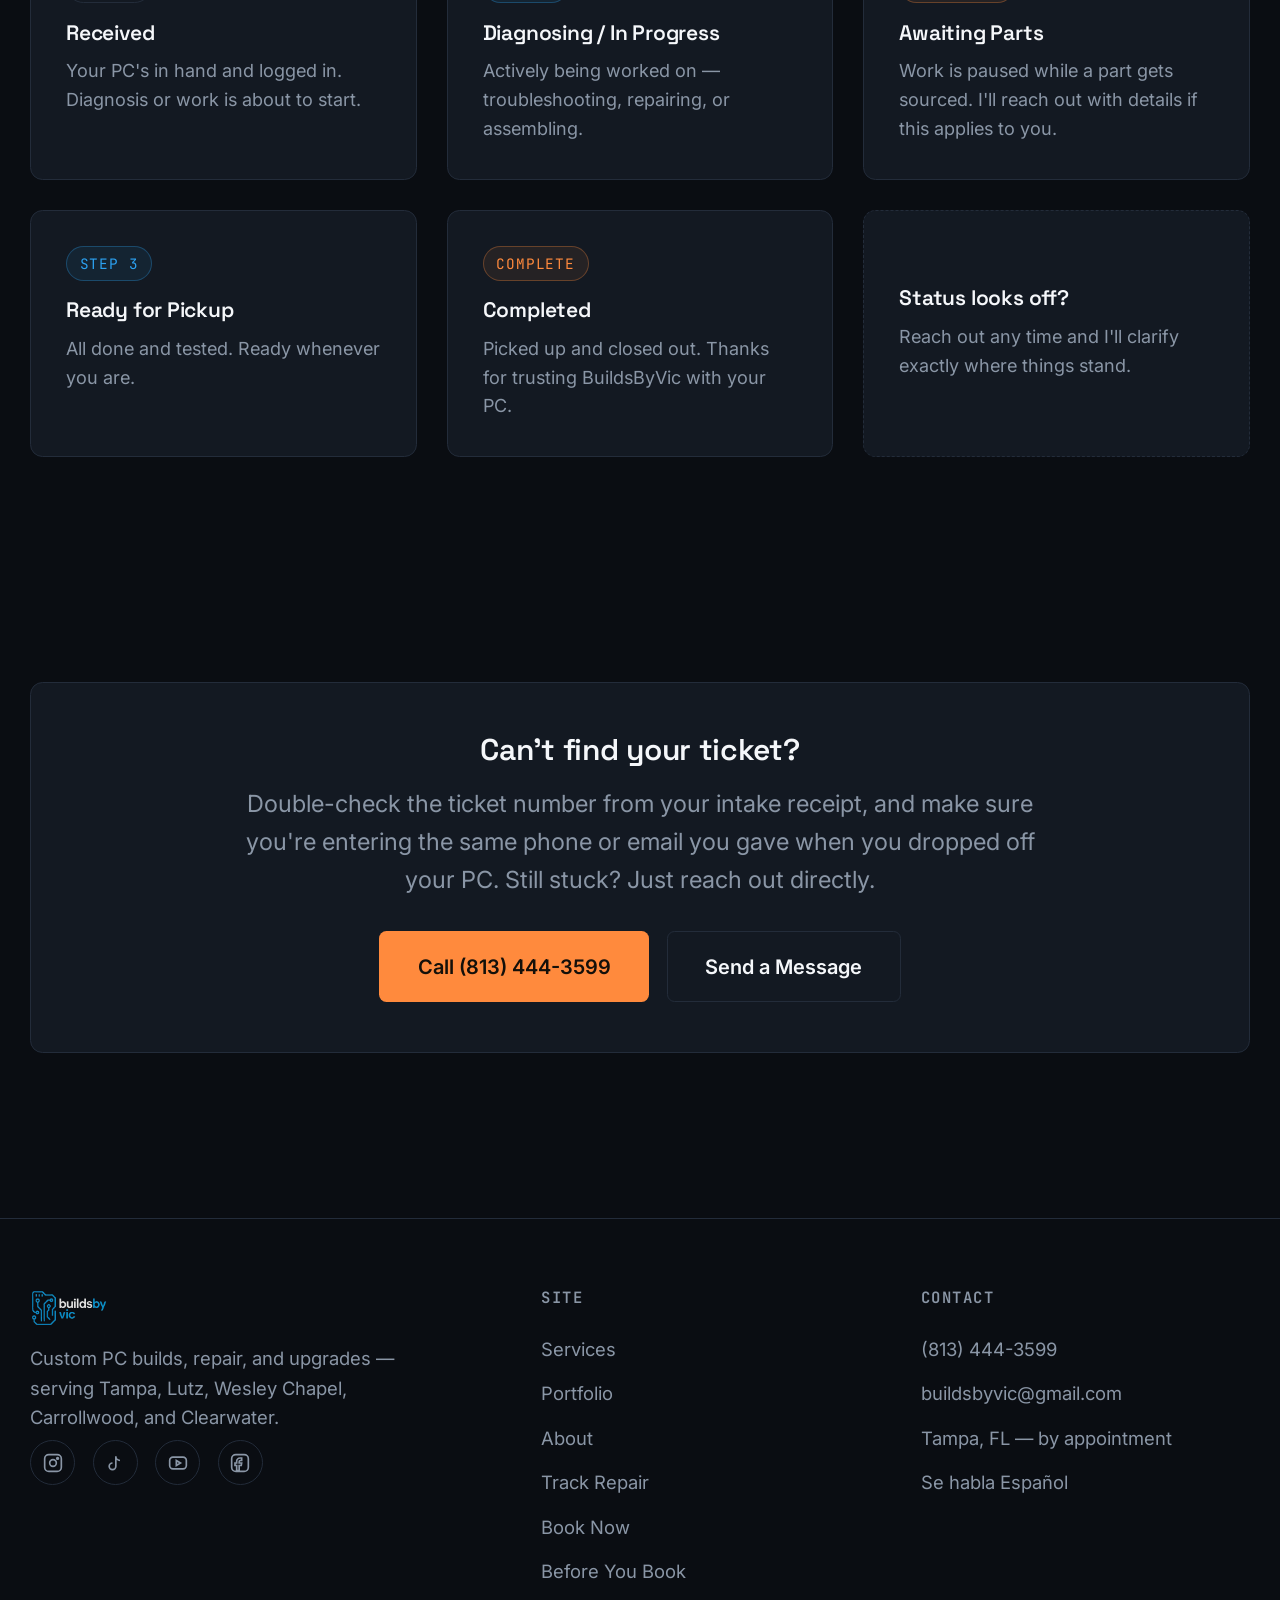
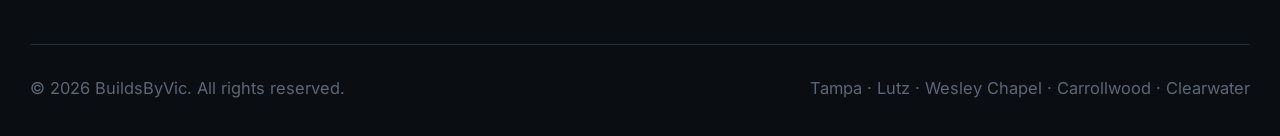
<file: track.html>
<!DOCTYPE html>
<html lang="en">
<head>
<!-- Google tag (gtag.js) -->
<script async src="https://www.googletagmanager.com/gtag/js?id=G-13G6WN4VFG"></script>
<script>
  window.dataLayer = window.dataLayer || [];
  function gtag(){dataLayer.push(arguments);}
  gtag('js', new Date());
  gtag('config', 'G-13G6WN4VFG');
</script>
<meta charset="UTF-8">
<meta name="viewport" content="width=device-width, initial-scale=1.0">
<title>Track Your Repair — BuildsByVic</title>
<meta name="description" content="Check the status of your PC repair or build with your ticket number and contact info.">
<link rel="icon" type="image/png" href="assets/img/favicon-32.png">
<link rel="apple-touch-icon" href="assets/img/favicon-180.png">
<link rel="stylesheet" href="css/style.css">
<style>
  .lookup-form { display: grid; gap: 20px; }
  .form-field { display: flex; flex-direction: column; gap: 8px; }
  .form-field label { font-size: 0.85rem; font-weight: 600; color: var(--white); }
  .form-field input {
    background: var(--bg);
    border: 1px solid var(--border);
    border-radius: var(--radius-sm);
    padding: 13px 14px;
    color: var(--white);
    font-family: var(--font-mono);
    font-size: 0.95rem;
    letter-spacing: 0.02em;
  }
  .form-field input:focus { outline: none; border-color: var(--blue); }
  .form-hint { color: var(--slate-dim); font-size: 0.8rem; }

  #lookup-error {
    display: none;
    margin-top: 20px;
    padding: 14px 16px;
    border-radius: var(--radius-sm);
    background: rgba(255,138,61,0.08);
    border: 1px solid rgba(255,138,61,0.3);
    color: var(--amber);
    font-size: 0.9rem;
  }

  #lookup-result { display: none; margin-top: 32px; }
  .result-grid { display: grid; grid-template-columns: repeat(3, 1fr); gap: 16px; }
  .result-item {
    background: var(--bg);
    border: 1px solid var(--border);
    border-radius: var(--radius-sm);
    padding: 20px;
    text-align: center;
  }
  .result-label {
    font-family: var(--font-mono);
    font-size: 0.72rem;
    letter-spacing: 0.08em;
    text-transform: uppercase;
    color: var(--slate-dim);
    margin-bottom: 10px;
  }
  .result-value { font-size: 1.15rem; font-weight: 600; color: var(--blue); }
  .result-value.status { color: var(--amber); }
  @media (max-width: 720px) { .result-grid { grid-template-columns: 1fr; } }
</style>
<link rel="canonical" href="https://buildsbyvic.com/track.html">
<meta property="og:type" content="website">
<meta property="og:url" content="https://buildsbyvic.com/track.html">
<meta property="og:title" content="Track Your Repair — BuildsByVic">
<meta property="og:description" content="Check the status of your PC repair or build with your ticket number and contact info.">
<meta property="og:image" content="https://buildsbyvic.com/assets/img/og/og-default.jpg">
<meta property="og:site_name" content="BuildsByVic">
<meta name="twitter:card" content="summary_large_image">
<meta name="twitter:title" content="Track Your Repair — BuildsByVic">
<meta name="twitter:description" content="Check the status of your PC repair or build with your ticket number and contact info.">
<meta name="twitter:image" content="https://buildsbyvic.com/assets/img/og/og-default.jpg">
</head>
<body>
<div class="zoom-wrap">

<nav class="nav">
  <div class="nav-inner">
    <a href="index.html" class="nav-logo"><img src="assets/img/logo.webp" alt="BuildsByVic"></a>
    <div class="nav-links">
      <a href="index.html">Home</a>
      <a href="services.html">Services</a>
      <a href="portfolio.html">Portfolio</a>
      <a href="about.html">About</a>
      <a href="track.html" class="active">Track Repair</a>
      <a href="contact.html">Contact</a>
    </div>
    <div class="nav-cta">
      <a href="tel:8134443599" class="btn btn-secondary">(813) 444-3599</a>
      <a href="book.html" class="btn btn-primary">Book Now</a>
    </div>
    <button class="nav-toggle" aria-label="Toggle menu">☰</button>
  </div>
  <div class="mobile-menu">
    <a href="index.html">Home</a>
    <a href="services.html">Services</a>
    <a href="portfolio.html">Portfolio</a>
    <a href="about.html">About</a>
    <a href="track.html" class="active">Track Repair</a>
    <a href="contact.html">Contact</a>
  </div>
</nav>

<div class="pcb-decor-wrap">
  <div class="pcb-decor-strip pcb-decor-strip-left"></div>
  <div class="pcb-decor-strip pcb-decor-strip-right"></div>

<section class="page-hero">
  <div class="container">
    <div class="eyebrow">Track your repair</div>
    <h1 style="font-size:clamp(2rem,4vw,2.8rem);">Check your repair status.</h1>
    <p class="lede" style="margin-top:16px;">Enter your ticket number along with the phone number or email you gave at drop-off. Both are required to keep your info private.</p>
  </div>
</section>

<section class="section-tight">
  <div class="container" style="max-width:640px;">

    <div class="card" style="padding:36px;">
      <form class="lookup-form" id="lookup-form">
        <div class="form-field">
          <label for="ticket">Ticket Number</label>
          <input type="text" id="ticket" name="ticket" placeholder="e.g. BBV-1042" required autocomplete="off">
        </div>
        <div class="form-field">
          <label for="contact">Phone or Email Used at Drop-off</label>
          <input type="text" id="contact" name="contact" placeholder="(813) 555-0123 or you@email.com" required autocomplete="off">
          <span class="form-hint">Used only to confirm this repair belongs to you — never stored or shown to anyone else.</span>
        </div>
        <button type="submit" class="btn btn-primary btn-block" id="lookup-submit">Check Status</button>
      </form>

      <div id="lookup-error"></div>

      <div id="lookup-result">
        <div class="result-grid">
          <div class="result-item">
            <div class="result-label">Status</div>
            <div class="result-value status" id="result-status">—</div>
          </div>
          <div class="result-item">
            <div class="result-label">Start Date</div>
            <div class="result-value" id="result-start">—</div>
          </div>
          <div class="result-item">
            <div class="result-label">Est. Completion</div>
            <div class="result-value" id="result-completion">—</div>
          </div>
        </div>
      </div>
    </div>

  </div>
</section>

<svg class="trace-divider" viewBox="0 0 1140 40" preserveAspectRatio="none">
  <path d="M0,20 L420,20 L450,8 L690,8 L720,20 L1140,20"></path>
  <circle cx="450" cy="8" r="4"></circle>
  <circle cx="720" cy="20" r="4"></circle>
</svg>

<!-- STATUS GLOSSARY -->
<section class="section">
  <div class="container">
    <div class="section-head reveal">
      <div class="eyebrow">What the statuses mean</div>
      <h2>No guessing where your PC stands.</h2>
    </div>
    <div class="grid-3">
      <div class="card">
        <div class="tag" style="margin-bottom:14px;">Step 1</div>
        <h3 style="font-size:1.05rem;">Received</h3>
        <p style="color:var(--slate); margin-top:10px; font-size:0.9rem;">Your PC's in hand and logged in. Diagnosis or work is about to start.</p>
      </div>
      <div class="card">
        <div class="tag badge-blue" style="margin-bottom:14px;">Step 2</div>
        <h3 style="font-size:1.05rem;">Diagnosing / In Progress</h3>
        <p style="color:var(--slate); margin-top:10px; font-size:0.9rem;">Actively being worked on — troubleshooting, repairing, or assembling.</p>
      </div>
      <div class="card">
        <div class="tag badge-amber" style="margin-bottom:14px;">If needed</div>
        <h3 style="font-size:1.05rem;">Awaiting Parts</h3>
        <p style="color:var(--slate); margin-top:10px; font-size:0.9rem;">Work is paused while a part gets sourced. I'll reach out with details if this applies to you.</p>
      </div>
      <div class="card">
        <div class="tag badge-blue" style="margin-bottom:14px;">Step 3</div>
        <h3 style="font-size:1.05rem;">Ready for Pickup</h3>
        <p style="color:var(--slate); margin-top:10px; font-size:0.9rem;">All done and tested. Ready whenever you are.</p>
      </div>
      <div class="card">
        <div class="tag badge-amber" style="margin-bottom:14px;">Complete</div>
        <h3 style="font-size:1.05rem;">Completed</h3>
        <p style="color:var(--slate); margin-top:10px; font-size:0.9rem;">Picked up and closed out. Thanks for trusting BuildsByVic with your PC.</p>
      </div>
      <div class="card" style="border-style:dashed; display:flex; flex-direction:column; justify-content:center;">
        <h3 style="font-size:1.05rem;">Status looks off?</h3>
        <p style="color:var(--slate); margin-top:10px; font-size:0.9rem;">Reach out any time and I'll clarify exactly where things stand.</p>
      </div>
    </div>
  </div>
</section>

<!-- HELP CTA -->
<section class="section-tight">
  <div class="container">
    <div class="card" style="padding:40px; text-align:center;">
      <h2 style="font-size:1.5rem;">Can't find your ticket?</h2>
      <p class="lede" style="margin:14px auto 0; text-align:center;">Double-check the ticket number from your intake receipt, and make sure you're entering the same phone or email you gave when you dropped off your PC. Still stuck? Just reach out directly.</p>
      <div style="display:flex; gap:14px; justify-content:center; margin-top:26px; flex-wrap:wrap;">
        <a href="tel:8134443599" class="btn btn-primary">Call (813) 444-3599</a>
        <a href="contact.html" class="btn btn-secondary">Send a Message</a>
      </div>
    </div>
  </div>
</section>

</div>

<footer class="footer">
  <div class="container">
    <div class="footer-grid">
      <div>
        <a href="index.html" class="footer-logo"><img src="assets/img/logo.webp" alt="BuildsByVic"></a>
        <p class="footer-desc">Custom PC builds, repair, and upgrades — serving Tampa, Lutz, Wesley Chapel, Carrollwood, and Clearwater.</p>
        <div class="footer-social">
          <a href="https://instagram.com/buildsbyvic" aria-label="Instagram" target="_blank" rel="noopener"><svg viewBox="0 0 24 24" fill="none" stroke-width="2"><rect x="2" y="2" width="20" height="20" rx="5"/><circle cx="12" cy="12" r="4"/><circle cx="17.5" cy="6.5" r="1"/></svg></a>
          <a href="https://tiktok.com/@buildsbyvic" aria-label="TikTok" target="_blank" rel="noopener"><svg viewBox="0 0 24 24" fill="none" stroke-width="2"><path d="M9 12a4 4 0 1 0 4 4V4a5 5 0 0 0 5 5"/></svg></a>
          <a href="https://www.youtube.com/@BuildsByVic" aria-label="YouTube" target="_blank" rel="noopener"><svg viewBox="0 0 24 24" fill="none" stroke-width="2"><rect x="2" y="5" width="20" height="14" rx="4"/><path d="M10 9l5 3-5 3z"/></svg></a>
          <a href="https://facebook.com/buildsbyvic" aria-label="Facebook" target="_blank" rel="noopener"><svg viewBox="0 0 24 24" fill="none" stroke-width="2"><rect x="2" y="2" width="20" height="20" rx="5"/><path d="M14 9h-1.5A1.5 1.5 0 0 0 11 10.5V12h3l-.5 3H11v6H8v-6H6v-3h2v-2a4 4 0 0 1 4-4h2z"/></svg></a>
        </div>
      </div>
      <div class="footer-col">
        <h4>Site</h4>
        <a href="services.html">Services</a>
        <a href="portfolio.html">Portfolio</a>
        <a href="about.html">About</a>
        <a href="track.html">Track Repair</a>
        <a href="book.html">Book Now</a>
        <a href="before-you-book.html">Before You Book</a>
      </div>
      <div class="footer-col">
        <h4>Contact</h4>
        <a href="tel:8134443599">(813) 444-3599</a>
        <a href="mailto:buildsbyvic@gmail.com">buildsbyvic@gmail.com</a>
        <p>Tampa, FL — by appointment</p>
        <p>Se habla Español</p>
      </div>
    </div>
    <div class="footer-bottom">
      <span>© <span id="year"></span> BuildsByVic. All rights reserved.</span>
      <span>Tampa · Lutz · Wesley Chapel · Carrollwood · Clearwater</span>
    </div>
  </div>
</footer>

<script>document.getElementById('year').textContent = new Date().getFullYear();</script>
<script src="js/main.js"></script>
<script>
  // ⚠️ Paste your deployed Google Apps Script Web App URL here
  const SCRIPT_URL = 'https://script.google.com/macros/s/AKfycbwuwZUJAWe-NF26I6FJFCLt8sZKNSCpXAzjIqLZVQz7o_-_YYsJC0y7XIi9zDbrxKkZLA/exec';

  const form = document.getElementById('lookup-form');
  const submitBtn = document.getElementById('lookup-submit');
  const errorBox = document.getElementById('lookup-error');
  const resultBox = document.getElementById('lookup-result');

  form.addEventListener('submit', async (e) => {
    e.preventDefault();
    errorBox.style.display = 'none';
    resultBox.style.display = 'none';

    const ticket = document.getElementById('ticket').value.trim();
    const contact = document.getElementById('contact').value.trim();

    if (!ticket || !contact) return;

    submitBtn.disabled = true;
    submitBtn.textContent = 'Checking...';

    try {
      const url = `${SCRIPT_URL}?ticket=${encodeURIComponent(ticket)}&contact=${encodeURIComponent(contact)}`;
      const res = await fetch(url);
      const data = await res.json();

      if (data.success) {
        document.getElementById('result-status').textContent = data.status || 'Not yet updated';
        document.getElementById('result-start').textContent = data.startDate || 'TBD';
        document.getElementById('result-completion').textContent = data.estCompletion || 'TBD';
        resultBox.style.display = 'block';
      } else {
        errorBox.textContent = data.error || 'No matching repair found. Double-check your ticket number and contact info.';
        errorBox.style.display = 'block';
      }
    } catch (err) {
      errorBox.textContent = 'Something went wrong checking your status. Please try again or contact us directly.';
      errorBox.style.display = 'block';
    } finally {
      submitBtn.disabled = false;
      submitBtn.textContent = 'Check Status';
    }
  });
</script>
</div>
</body>
</html>
</file>
<file: css/style.css>
/* ========================================================================
   BuildsByVic — Design System
   Palette:  #0A0D12 base / #131922 surface / #1A2230 surface-hi
             #2CA1F0 signal blue / #FF8A3D warm amber / #F5F7FA off-white
             #8A96A6 slate (secondary text)
   Type:     Space Grotesk (display) / Inter (body) / JetBrains Mono (spec/price)
   ======================================================================== */

@import url('https://fonts.googleapis.com/css2?family=Space+Grotesk:wght@500;600;700&family=Inter:wght@400;500;600;700&family=JetBrains+Mono:wght@400;500;600&display=swap');

:root {
  --bg: #0A0D12;
  --surface: #131922;
  --surface-hi: #1A2230;
  --border: #232C3A;
  --blue: #2CA1F0;
  --blue-dim: #1C7BC0;
  --amber: #FF8A3D;
  --amber-dim: #E06F22;
  --white: #F5F7FA;
  --slate: #8A96A6;
  --slate-dim: #5C6675;

  --font-display: 'Space Grotesk', sans-serif;
  --font-body: 'Inter', sans-serif;
  --font-mono: 'JetBrains Mono', monospace;

  --container: 1200px;
  --radius: 10px;
  --radius-sm: 6px;
}

* { margin: 0; padding: 0; box-sizing: border-box; }

html { scroll-behavior: smooth; }

/* Desktop-only zoom: scales the whole page (type, spacing, images) up an
   extra ~25% beyond the base sizes below, matching the more "zoomed in"
   feel the site had under manual 150% browser zoom. Mobile is completely
   untouched — this only applies above the nav's own desktop breakpoint. */
@media (min-width: 861px) {
  .zoom-wrap { zoom: 1.25; }
}

@media (prefers-reduced-motion: reduce) {
  html { scroll-behavior: auto; }
  * { animation-duration: 0.01ms !important; animation-iteration-count: 1 !important; transition-duration: 0.01ms !important; }
}

body {
  background: var(--bg);
  color: var(--white);
  font-family: var(--font-body);
  line-height: 1.6;
  -webkit-font-smoothing: antialiased;
  overflow-x: hidden;
}

/* Faint circuit-grid ambient background */
body::before {
  content: "";
  position: fixed;
  inset: 0;
  background-image:
    linear-gradient(rgba(44,161,240,0.035) 1px, transparent 1px),
    linear-gradient(90deg, rgba(44,161,240,0.035) 1px, transparent 1px);
  background-size: 48px 48px;
  pointer-events: none;
  z-index: 0;
  mask-image: radial-gradient(ellipse 80% 60% at 50% 0%, black 0%, transparent 70%);
}

a { color: inherit; text-decoration: none; }
img { max-width: 100%; display: block; }
ul { list-style: none; }
button { font-family: inherit; cursor: pointer; }

.container {
  max-width: var(--container);
  margin: 0 auto;
  padding: 0 24px;
  position: relative;
  z-index: 1;
}

section { position: relative; z-index: 1; }

/* ---------- Typography ---------- */

h1, h2, h3, h4 {
  font-family: var(--font-display);
  font-weight: 600;
  letter-spacing: -0.01em;
  line-height: 1.15;
}

h1 { font-size: clamp(2.6rem, 5.4vw, 4.4rem); font-weight: 700; }
h2 { font-size: clamp(1.9rem, 3.4vw, 2.9rem); }
h3 { font-size: 1.35rem; }

.eyebrow {
  font-family: var(--font-mono);
  font-size: 0.78rem;
  letter-spacing: 0.12em;
  text-transform: uppercase;
  color: var(--blue);
  display: inline-flex;
  align-items: center;
  gap: 8px;
  margin-bottom: 14px;
}

.eyebrow::before {
  content: "";
  width: 6px;
  height: 6px;
  border-radius: 50%;
  background: var(--amber);
  box-shadow: 0 0 8px var(--amber);
}

.lede {
  color: var(--slate);
  font-size: 1.18rem;
  max-width: 56ch;
}

.mono { font-family: var(--font-mono); }

/* ---------- Buttons ---------- */

.btn {
  display: inline-flex;
  align-items: center;
  gap: 8px;
  padding: 15px 30px;
  border-radius: var(--radius-sm);
  font-family: var(--font-body);
  font-weight: 600;
  font-size: 1rem;
  border: 1px solid transparent;
  transition: transform 0.15s ease, box-shadow 0.15s ease, background 0.15s ease, border-color 0.15s ease;
  white-space: nowrap;
}

.btn:focus-visible { outline: 2px solid var(--amber); outline-offset: 3px; }

.btn-primary {
  background: var(--amber);
  color: #14100A;
}
.btn-primary:hover { background: #FFA05F; transform: translateY(-1px); box-shadow: 0 8px 24px -8px rgba(255,138,61,0.5); }

.btn-secondary {
  background: transparent;
  color: var(--white);
  border-color: var(--border);
}
.btn-secondary:hover { border-color: var(--blue); color: var(--blue); }

.btn-block { width: 100%; justify-content: center; }

/* ---------- Nav ---------- */

.nav {
  position: sticky;
  top: 0;
  z-index: 50;
  background: rgba(10,13,18,0.85);
  backdrop-filter: blur(10px);
  border-bottom: 1px solid var(--border);
}

.nav-inner {
  display: flex;
  align-items: center;
  justify-content: space-between;
  padding: 14px 24px;
  max-width: var(--container);
  margin: 0 auto;
}

.nav-logo img { height: 38px; width: auto; }

.nav-links {
  display: flex;
  align-items: center;
  gap: 34px;
}

.nav-links a {
  font-size: 0.92rem;
  font-weight: 500;
  color: var(--slate);
  transition: color 0.15s ease;
  position: relative;
}

.nav-links a:hover, .nav-links a.active { color: var(--white); }

.nav-links a.active::after {
  content: "";
  position: absolute;
  left: 0; right: 0; bottom: -18px;
  height: 2px;
  background: var(--blue);
}

.nav-cta { display: flex; align-items: center; gap: 14px; }

.nav-toggle {
  display: none;
  background: none;
  border: none;
  color: var(--white);
  font-size: 1.5rem;
}

@media (max-width: 860px) {
  .nav-links { display: none; }
  .nav-toggle { display: block; }
  .nav-cta .btn-secondary { display: none; }
}

/* Mobile menu */
.mobile-menu {
  display: none;
  flex-direction: column;
  background: var(--surface);
  border-bottom: 1px solid var(--border);
  padding: 8px 24px 20px;
}
.mobile-menu.open { display: flex; }
.mobile-menu a {
  padding: 12px 0;
  border-bottom: 1px solid var(--border);
  color: var(--slate);
  font-weight: 500;
}
.mobile-menu a:last-child { border-bottom: none; }
.mobile-menu a.active { color: var(--blue); }

/* ---------- Circuit trace divider (signature element) ---------- */

.trace-divider {
  display: block;
  width: 100%;
  height: 40px;
  margin: 0 auto;
}

.trace-divider path {
  fill: none;
  stroke: var(--border);
  stroke-width: 1.5;
}

.trace-divider circle {
  fill: var(--bg);
  stroke: var(--blue-dim);
  stroke-width: 1.5;
}

/* ---------- Sections ---------- */

.section { padding: 108px 0; }
.section-tight { padding: 72px 0; }

.section-head {
  max-width: 640px;
  margin-bottom: 52px;
}
.section-head.center { margin-left: auto; margin-right: auto; text-align: center; }

/* ---------- Cards ---------- */

.card {
  background: var(--surface);
  border: 1px solid var(--border);
  border-radius: var(--radius);
  padding: 28px;
  transition: border-color 0.2s ease, transform 0.2s ease;
  display: block;
  text-decoration: none;
}

.card:hover { border-color: var(--blue-dim); }

/* ---------- Footer ---------- */

.footer {
  border-top: 1px solid var(--border);
  padding: 56px 0 28px;
  margin-top: 60px;
}

.footer-grid {
  display: grid;
  grid-template-columns: 1.4fr 1fr 1fr;
  gap: 40px;
  margin-bottom: 40px;
}

.footer-logo img { height: 30px; margin-bottom: 14px; }
.footer-desc { color: var(--slate); font-size: 0.92rem; max-width: 32ch; }

.footer-col h4 {
  font-family: var(--font-mono);
  font-size: 0.78rem;
  letter-spacing: 0.1em;
  text-transform: uppercase;
  color: var(--slate);
  margin-bottom: 16px;
}

.footer-col a, .footer-col p {
  display: block;
  color: var(--slate);
  font-size: 0.92rem;
  padding: 6px 0;
  transition: color 0.15s ease;
}
.footer-col a:hover { color: var(--blue); }

.footer-social { display: flex; gap: 14px; margin-top: 6px; }
.footer-social a {
  width: 36px; height: 36px;
  border: 1px solid var(--border);
  border-radius: 50%;
  display: flex; align-items: center; justify-content: center;
  padding: 0;
}
.footer-social a:hover { border-color: var(--blue); background: rgba(44,161,240,0.08); }
.footer-social svg { width: 16px; height: 16px; stroke: var(--slate); }
.footer-social a:hover svg { stroke: var(--blue); }

.footer-bottom {
  border-top: 1px solid var(--border);
  padding-top: 24px;
  display: flex;
  justify-content: space-between;
  align-items: center;
  flex-wrap: wrap;
  gap: 12px;
  color: var(--slate-dim);
  font-size: 0.82rem;
}

@media (max-width: 720px) {
  .footer-grid { grid-template-columns: 1fr; gap: 32px; }
}

/* ---------- Utility ---------- */

.grid-2 { display: grid; grid-template-columns: 1fr 1fr; gap: 28px; }
.grid-3 { display: grid; grid-template-columns: repeat(3, 1fr); gap: 24px; }
@media (max-width: 860px) {
  .grid-2, .grid-3 { grid-template-columns: 1fr; }
}

/* ---------- Split two-column layout (hero, feature rows) ---------- */
/* Ratio is set per-instance via --col-a / --col-b custom props on the element,
   so this stays a single controllable class instead of one-off inline grids
   that can't be overridden at mobile widths. */
.split-2col {
  display: grid;
  grid-template-columns: var(--col-a, 1fr) var(--col-b, 1fr);
  align-items: center;
}
@media (max-width: 860px) {
  .split-2col {
    grid-template-columns: 1fr;
    gap: 32px !important;
  }
}

/* ---------- Split card (content + price/CTA block) ---------- */
.split-card {
  display: grid;
  grid-template-columns: 1fr auto;
  align-items: center;
}
@media (max-width: 640px) {
  .split-card { grid-template-columns: 1fr; }
}

.price-block { text-align: center; min-width: 160px; }
@media (max-width: 640px) {
  .price-block { text-align: left; min-width: 0; margin-top: 20px; }
}

/* ---------- Small-screen typography & spacing ---------- */
@media (max-width: 480px) {
  h1 { font-size: clamp(2rem, 9vw, 2.7rem); }
  h2 { font-size: clamp(1.6rem, 7vw, 2.1rem); }
  .lede { font-size: 1.02rem; }
  .section { padding: 64px 0; }
  .section-tight { padding: 48px 0; }
  .btn { padding: 13px 22px; font-size: 0.92rem; }
}

.tag {
  display: inline-block;
  font-family: var(--font-mono);
  font-size: 0.72rem;
  letter-spacing: 0.06em;
  text-transform: uppercase;
  padding: 4px 10px;
  border-radius: 100px;
  border: 1px solid var(--border);
  color: var(--slate);
}

.badge-amber {
  color: var(--amber);
  border-color: rgba(255,138,61,0.3);
  background: rgba(255,138,61,0.08);
}
.badge-blue {
  color: var(--blue);
  border-color: rgba(44,161,240,0.3);
  background: rgba(44,161,240,0.08);
}

/* Page-load fade-in — pure CSS, no JS dependency, so nothing can get stuck invisible */
.reveal {
  opacity: 0;
  animation: fadeInUp 0.7s ease forwards;
}
@keyframes fadeInUp {
  from { opacity: 0; transform: translateY(14px); }
  to { opacity: 1; transform: translateY(0); }
}

/* Staggered cascade for grid items */
.grid-2 .reveal:nth-child(1), .grid-3 .reveal:nth-child(1), .portfolio-grid .reveal:nth-child(1) { animation-delay: 0.05s; }
.grid-2 .reveal:nth-child(2), .grid-3 .reveal:nth-child(2), .portfolio-grid .reveal:nth-child(2) { animation-delay: 0.12s; }
.grid-2 .reveal:nth-child(3), .grid-3 .reveal:nth-child(3), .portfolio-grid .reveal:nth-child(3) { animation-delay: 0.19s; }
.grid-3 .reveal:nth-child(4), .portfolio-grid .reveal:nth-child(4) { animation-delay: 0.26s; }
.grid-3 .reveal:nth-child(5), .portfolio-grid .reveal:nth-child(5) { animation-delay: 0.33s; }
.grid-3 .reveal:nth-child(6), .portfolio-grid .reveal:nth-child(6) { animation-delay: 0.40s; }
.portfolio-grid .reveal:nth-child(7) { animation-delay: 0.47s; }
.portfolio-grid .reveal:nth-child(8) { animation-delay: 0.54s; }
.portfolio-grid .reveal:nth-child(9) { animation-delay: 0.61s; }

/* ---------- Page hero shared ---------- */

.page-hero {
  padding: 64px 0 56px;
  border-bottom: 1px solid var(--border);
}

/* ---------- About page background texture ---------- */

.about-bg-wrap {
  position: relative;
  overflow: hidden;
}
.about-bg-wrap .bg-image {
  position: absolute;
  inset: 0;
  width: 100%;
  height: 100%;
  object-fit: cover;
  object-position: center top;
  opacity: 0.55;
  z-index: 0;
}
.about-bg-wrap::after {
  content: "";
  position: absolute;
  inset: 0;
  background: linear-gradient(180deg, rgba(10,13,18,0.5) 0%, rgba(10,13,18,0.72) 45%, var(--bg) 100%);
  z-index: 0;
}
.about-bg-wrap > * {
  position: relative;
  z-index: 1;
}

.bio-bubble {
  background: rgba(19,25,34,0.85);
  backdrop-filter: blur(8px);
  -webkit-backdrop-filter: blur(8px);
  border: 1px solid var(--border);
  border-radius: 20px;
  padding: 40px;
}
@media (max-width: 640px) {
  .bio-bubble { padding: 28px 22px; }
}

.decorative-band {
  position: relative;
  width: 100%;
  height: 180px;
  overflow: hidden;
}
.decorative-band img {
  width: 100%;
  height: 100%;
  object-fit: cover;
  display: block;
}
.decorative-band::before {
  content: "";
  position: absolute;
  inset: 0;
  background: linear-gradient(180deg, var(--bg) 0%, rgba(10,13,18,0.15) 25%, rgba(10,13,18,0.15) 75%, var(--bg) 100%);
}

.portfolio-grid {
  display: grid;
  grid-template-columns: repeat(3, 1fr);
  gap: 20px;
}
@media (max-width: 860px) {
  .portfolio-grid { grid-template-columns: repeat(2, 1fr); }
}
@media (max-width: 560px) {
  .portfolio-grid { grid-template-columns: 1fr; }
}

.portfolio-card {
  position: relative;
  border-radius: var(--radius);
  overflow: hidden;
  border: 1px solid var(--border);
  aspect-ratio: 3 / 4;
  transition: border-color 0.2s ease;
  cursor: pointer;
  scroll-margin-top: 100px;
}
.portfolio-card:hover { border-color: var(--blue-dim); }

/* Highlight pulse lives on a pseudo-element, not the card itself — the card
   already has its own `animation` (the .reveal fade-in), and two classes
   setting `animation` on the same element cancel each other out via cascade
   rather than combining, which left highlighted cards stuck invisible. */
.portfolio-card.highlight-target::after {
  content: "";
  position: absolute;
  inset: 0;
  border-radius: var(--radius);
  pointer-events: none;
  border: 2px solid var(--blue);
  animation: highlightPulse 1.1s ease-out 2;
}
@keyframes highlightPulse {
  0% { box-shadow: 0 0 0 0 rgba(44,161,240,0.65); opacity: 1; }
  70% { box-shadow: 0 0 0 16px rgba(44,161,240,0); opacity: 1; }
  100% { box-shadow: 0 0 0 0 rgba(44,161,240,0); opacity: 0; }
}
@media (prefers-reduced-motion: reduce) {
  .portfolio-card.highlight-target::after {
    animation: none;
    opacity: 1;
    box-shadow: 0 0 0 3px rgba(44,161,240,0.35);
  }
}

.portfolio-card img {
  width: 100%;
  height: 100%;
  object-fit: cover;
  display: block;
  transition: transform 0.4s ease;
}
.portfolio-card:hover img { transform: scale(1.04); }

.portfolio-card-info {
  position: absolute;
  left: 0; right: 0; bottom: 0;
  padding: 20px 18px 16px;
  background: linear-gradient(to top, rgba(10,13,18,0.95) 0%, rgba(10,13,18,0.75) 45%, transparent 100%);
}

.portfolio-card-info h3 {
  font-family: var(--font-display);
  font-size: 1.15rem;
  font-weight: 600;
  color: var(--white);
}

.portfolio-card-info p {
  font-family: var(--font-mono);
  font-size: 0.75rem;
  color: var(--slate);
  margin-top: 3px;
  letter-spacing: 0.02em;
}

/* ---------- Decorative PCB trace margins (wide screens only, tiles down the page) ---------- */

.pcb-decor-wrap {
  position: relative;
  --pcb-w: clamp(340px, calc((100vw - 1140px) / 2 - 40px), 900px);
}
.pcb-decor-strip {
  position: absolute;
  top: 0;
  bottom: 0;
  width: var(--pcb-w);
  background-repeat: repeat-y;
  background-size: var(--pcb-w) calc(var(--pcb-w) * 3);
  opacity: 0.28;
  pointer-events: none;
  z-index: 0;
  display: none;
}
.pcb-decor-strip-left {
  left: -40px;
  background-image: url('../assets/img/decor/pcb-trace-left.png');
  background-position: top left;
}
.pcb-decor-strip-right {
  right: -40px;
  background-image: url('../assets/img/decor/pcb-trace-right.png');
  background-position: top right;
}

@media (min-width: 1900px) {
  .pcb-decor-strip { display: block; }
}

.lightbox-backdrop {
  position: fixed;
  inset: 0;
  background: rgba(5,7,10,0);
  z-index: 200;
  display: none;
  transition: background 0.35s ease;
}
.lightbox-backdrop.open {
  display: block;
  background: rgba(5,7,10,0.85);
}

.lightbox-card {
  position: fixed;
  z-index: 201;
  border-radius: var(--radius);
  overflow: hidden;
  border: 1px solid var(--border);
  box-shadow: 0 40px 100px -20px rgba(0,0,0,0.7);
  transition: top 0.4s cubic-bezier(0.22, 1, 0.36, 1),
              left 0.4s cubic-bezier(0.22, 1, 0.36, 1),
              width 0.4s cubic-bezier(0.22, 1, 0.36, 1),
              height 0.4s cubic-bezier(0.22, 1, 0.36, 1);
  display: none;
}
.lightbox-card.open { display: block; }

.lightbox-card img {
  width: 100%;
  height: 100%;
  object-fit: cover;
  display: block;
}

.lightbox-card .portfolio-card-info {
  padding: 26px 26px 22px;
}
.lightbox-card .portfolio-card-info h3 {
  font-size: 1.5rem;
}
.lightbox-card .portfolio-card-info p {
  font-size: 0.85rem;
  margin-top: 6px;
}

.lightbox-close {
  position: absolute;
  top: 16px;
  right: 16px;
  width: 36px;
  height: 36px;
  border-radius: 50%;
  background: rgba(10,13,18,0.7);
  border: 1px solid var(--border);
  color: var(--white);
  display: flex;
  align-items: center;
  justify-content: center;
  font-size: 1.1rem;
  cursor: pointer;
  opacity: 0;
  transition: opacity 0.2s ease, background 0.2s ease;
}
.lightbox-card.open .lightbox-close { opacity: 1; }
.lightbox-close:hover { background: rgba(10,13,18,0.9); border-color: var(--blue-dim); }

@media (prefers-reduced-motion: reduce) {
  .lightbox-card { transition: none; }
}

.bio-hov {
  color: var(--blue-dim);
  border-bottom: 1px solid var(--blue-dim);
  cursor: pointer;
  transition: color 0.2s ease, border-color 0.2s ease;
}
.bio-hov:hover, .bio-hov:focus {
  color: var(--blue);
  border-color: var(--blue);
}

.bio-reveal-wrap { position: relative; padding-top: 110px; }
.bio-text { margin: 0 420px 0 380px; }

.bio-reveal-box {
  position: absolute;
  top: 0;
  width: 300px;
  height: 320px;
  opacity: 0;
  transition: opacity 0.3s ease, transform 0.3s ease;
  background: var(--surface);
  border: 1px solid var(--border);
  border-radius: var(--radius);
  overflow: hidden;
  pointer-events: none;
}
.bio-reveal-box.bio-left { left: 0; transform: scale(0.85) translateX(-14px); }
.bio-reveal-box.bio-right { right: 0; transform: scale(0.85) translateX(14px); }
.bio-reveal-box.active { opacity: 1; }
.bio-reveal-box.active.bio-left { transform: scale(1) translateX(0); }
.bio-reveal-box.active.bio-right { transform: scale(1) translateX(0); }
.bio-reveal-box img {
  width: 100%;
  height: 100%;
  object-fit: cover;
  display: block;
}

#bio-reveal-4 { width: 400px; height: 225px; }
#bio-reveal-6 { width: 360px; height: 270px; }
#bio-reveal-4 img, #bio-reveal-6 img { object-fit: contain; }

@media (max-width: 860px) {
  .bio-text { margin: 0; }
  .bio-reveal-box { display: none; }
}
@media (prefers-reduced-motion: reduce) {
  .bio-reveal-box { transition: none; }
}

/* ---------- Testimonial carousel ---------- */

.testimonial-carousel {
  position: relative;
}

.testimonial-viewport {
  overflow: hidden;
  max-width: 640px;
  margin: 0 auto;
}

.testimonial-track {
  display: flex;
  gap: 20px;
  transition: transform 0.55s cubic-bezier(0.22, 1, 0.36, 1);
}

.testimonial-slide {
  flex: 0 0 520px;
  max-width: 520px;
  opacity: 0.45;
  filter: blur(1px) saturate(0.75);
  transition: opacity 0.5s ease, filter 0.5s ease;
}

.testimonial-slide.active {
  opacity: 1;
  filter: none;
}

.testimonial-card {
  background: var(--surface);
  border: 1px solid var(--border);
  border-radius: var(--radius);
  padding: 44px 48px;
  min-height: 240px;
  display: flex;
  flex-direction: column;
  justify-content: center;
  height: 100%;
  box-sizing: border-box;
}

.testimonial-card .stars {
  color: var(--amber);
  letter-spacing: 0.08em;
  font-size: 1.05rem;
}

.testimonial-card p {
  color: var(--white);
  font-size: 1.08rem;
  line-height: 1.6;
  margin-top: 18px;
}

.testimonial-card .attribution {
  margin-top: 20px;
  color: var(--slate-dim);
  font-size: 0.88rem;
}

.testimonial-card .see-build {
  display: inline-block;
  margin-top: 12px;
  font-size: 0.8rem;
  color: var(--blue);
}

.testimonial-dots {
  display: flex;
  justify-content: center;
  gap: 10px;
  margin-top: 28px;
}

.testimonial-dots .dot {
  width: 9px;
  height: 9px;
  border-radius: 50%;
  background: var(--border);
  border: none;
  padding: 0;
  cursor: pointer;
  transition: background 0.2s ease, transform 0.2s ease;
}

.testimonial-dots .dot.active {
  background: var(--blue);
  transform: scale(1.35);
}

@media (max-width: 720px) {
  .testimonial-viewport { max-width: 100%; }
  .testimonial-slide { flex-basis: 100%; max-width: 100%; }
  .testimonial-card { padding: 32px 26px; min-height: 0; }
  .testimonial-card p { font-size: 1rem; }
}

@media (prefers-reduced-motion: reduce) {
  .testimonial-track { transition: none; }
  .testimonial-slide { transition: none; }
}
</file>
